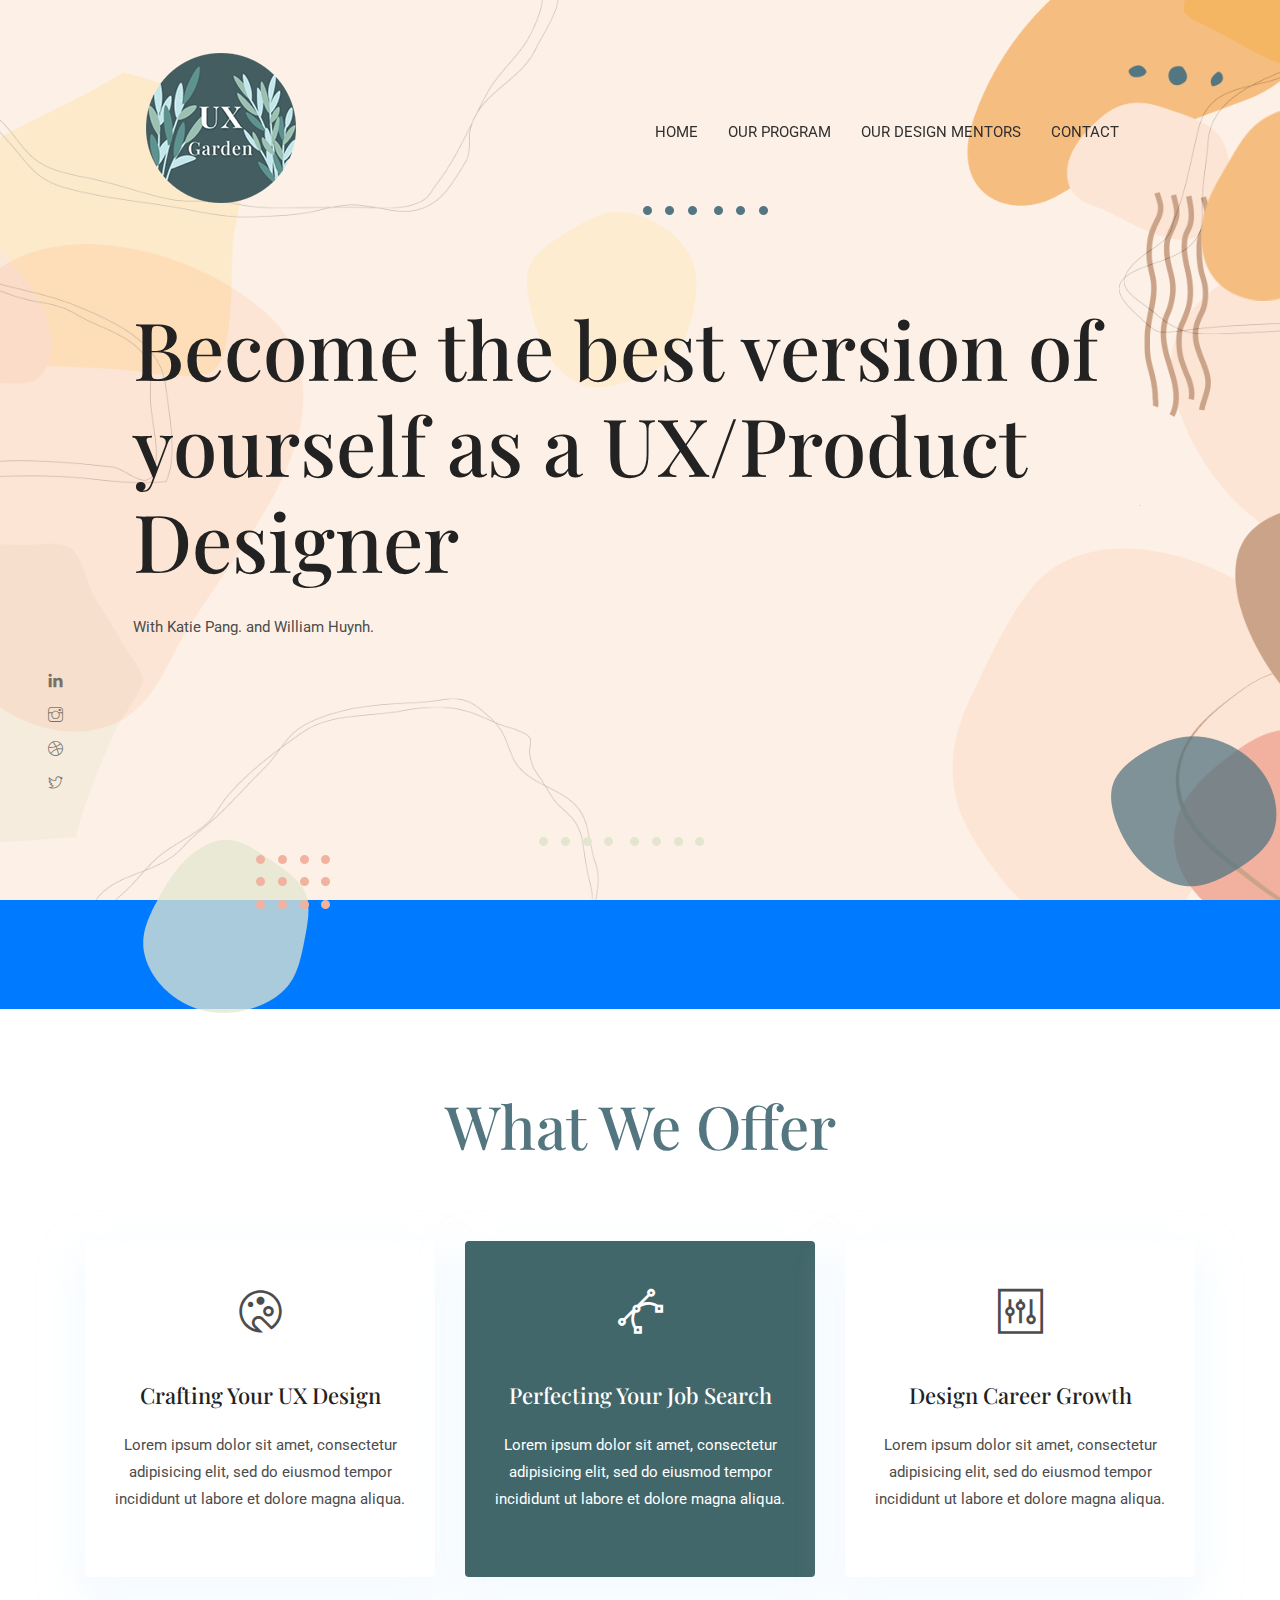
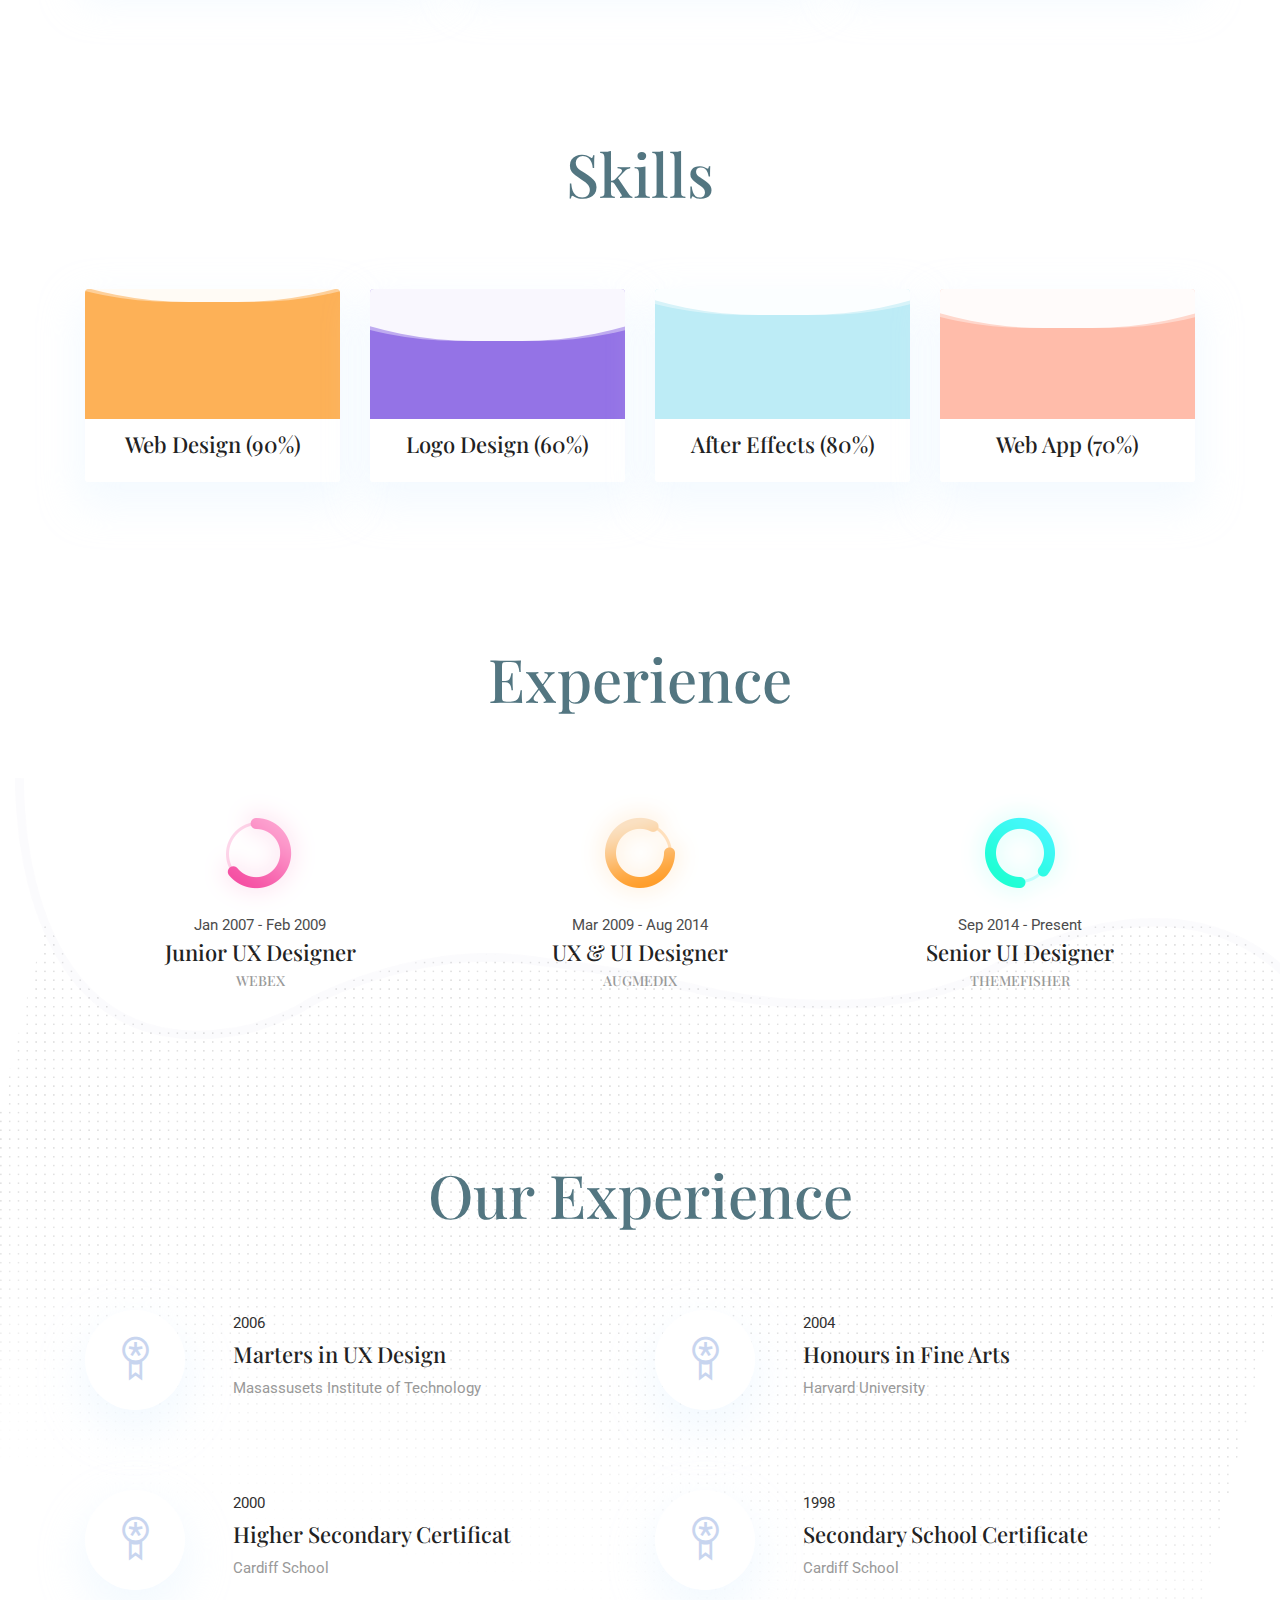
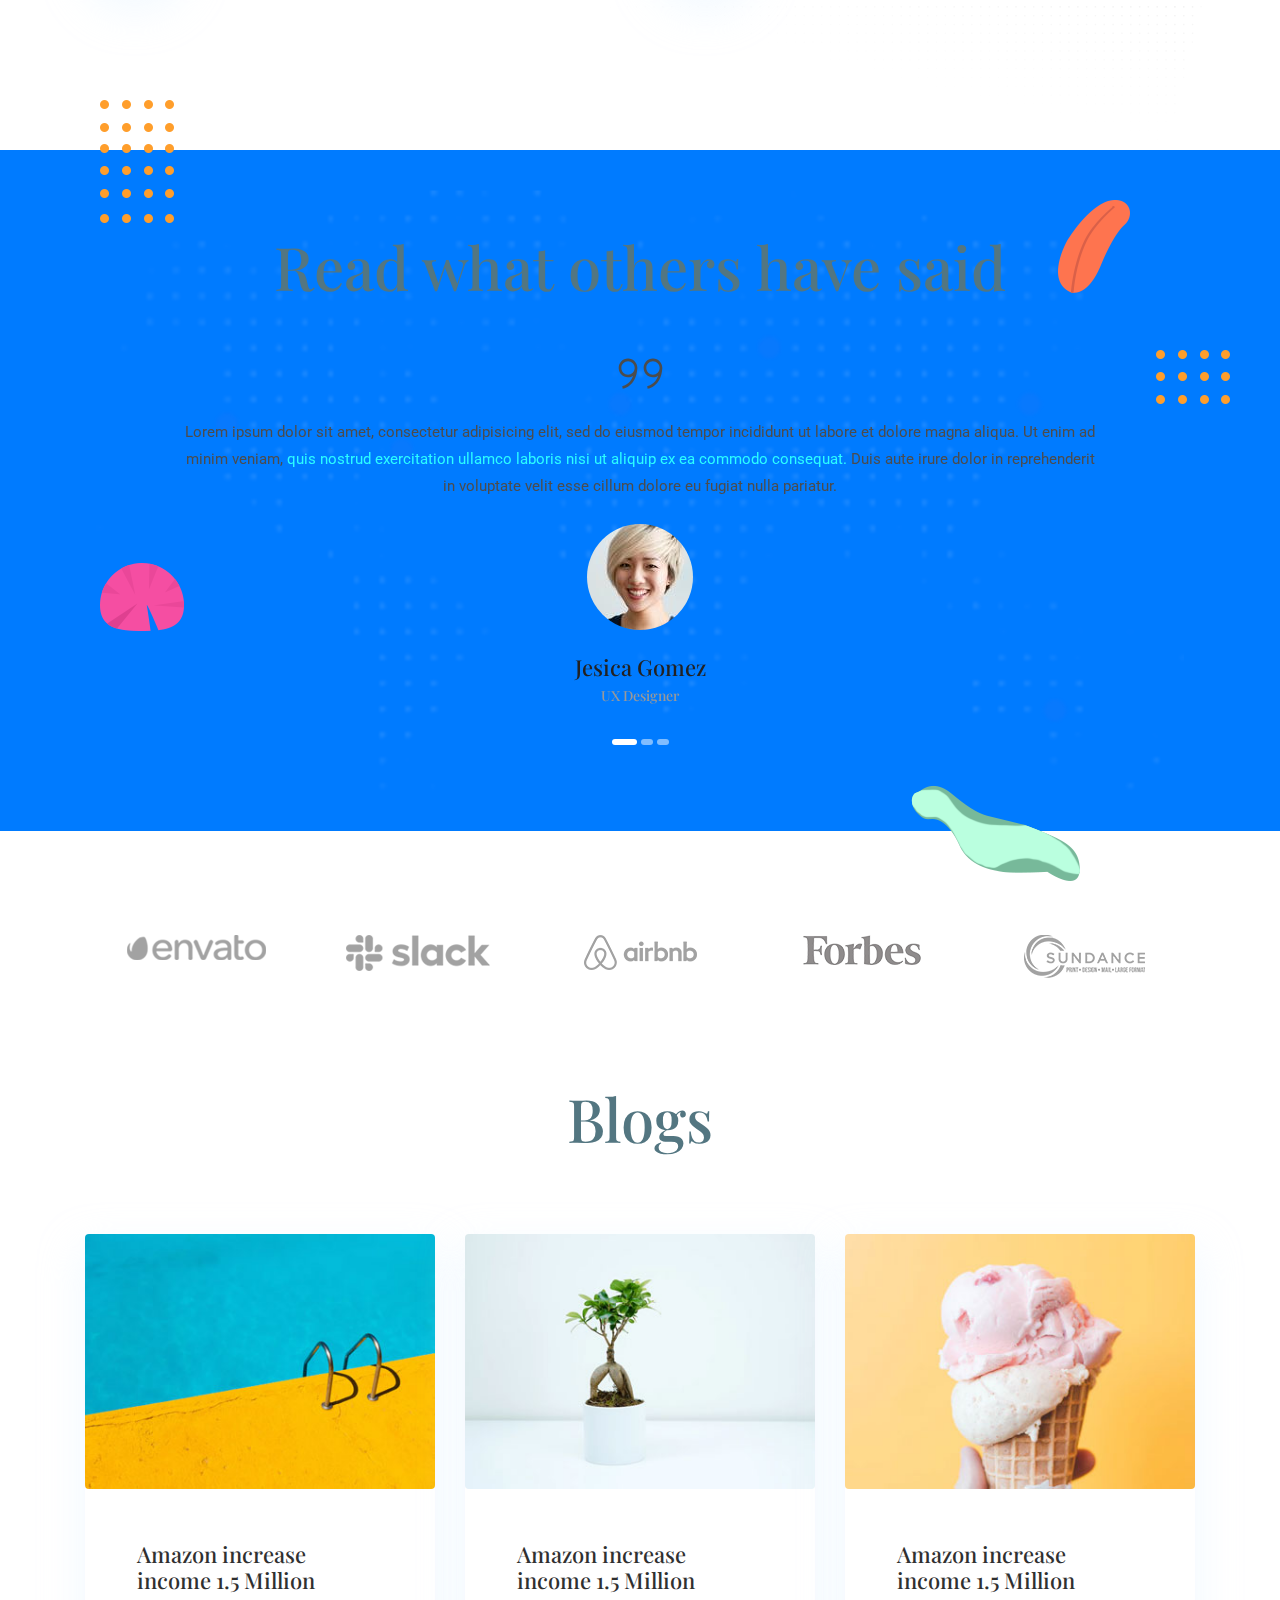
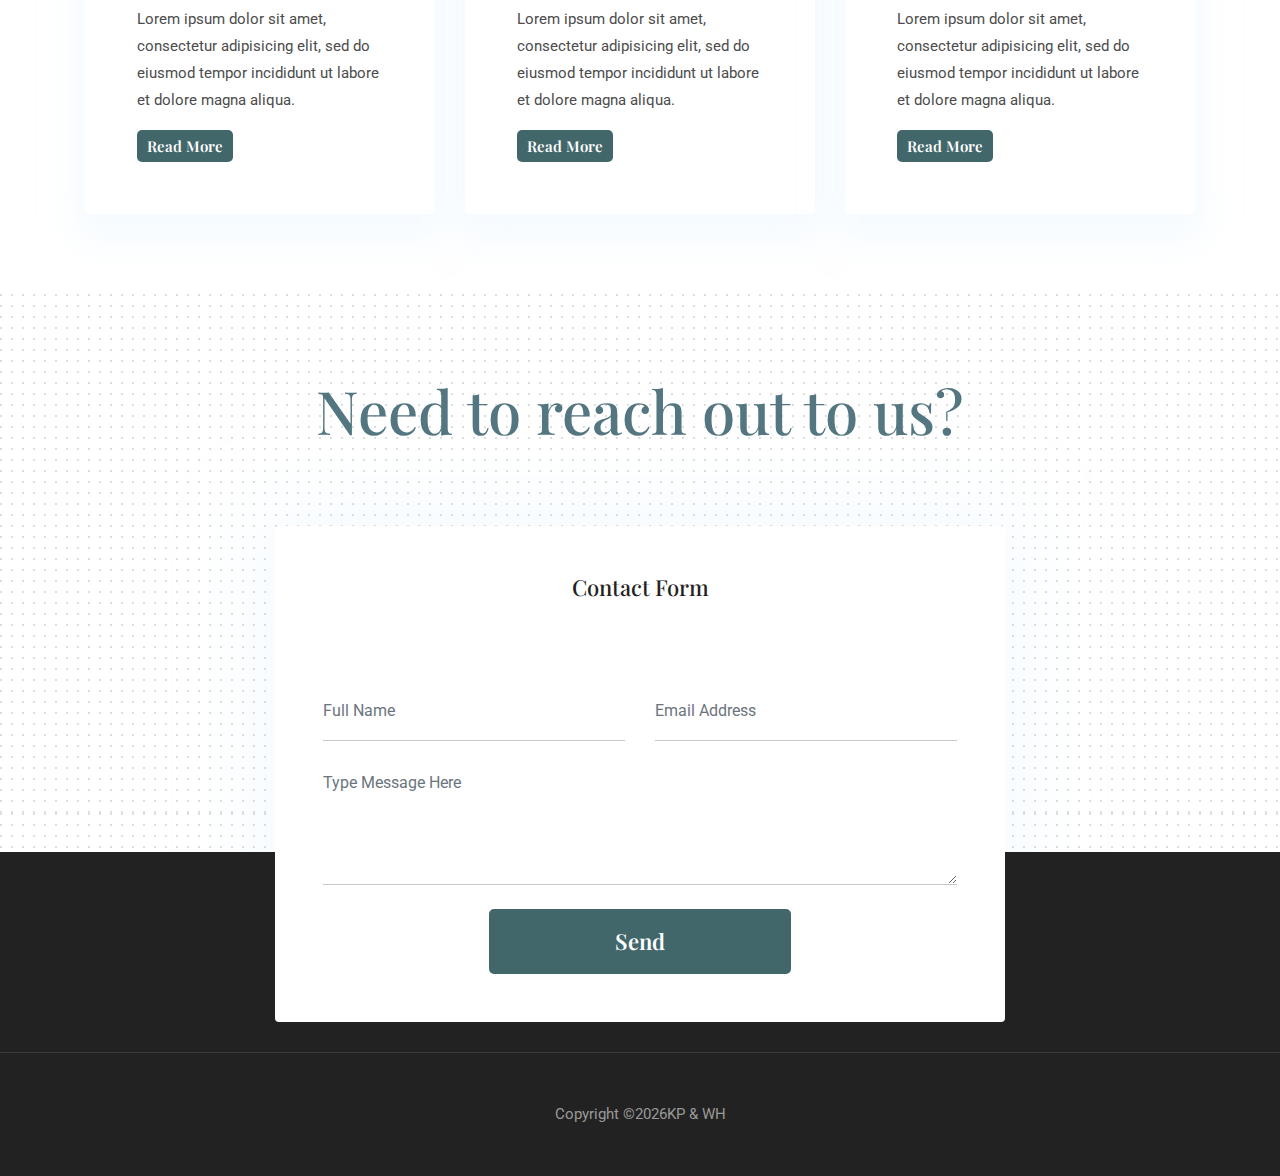
<file: index.html>
<!DOCTYPE html>
<html lang="en">
  <head>

    <!-- Basic Page Needs
    ================================================== -->
    <meta charset="utf-8">
    <title>UX Garden</title>
  
    <!-- Mobile Specific Metas
    ================================================== -->
    <meta http-equiv="X-UA-Compatible" content="IE=edge">
    <meta name="description" content="UX Garden">
    <meta name="viewport" content="width=device-width, initial-scale=1.0, maximum-scale=5.0">
    <meta name="author" content="Katie Pang & William Huynh">
    <meta name="generator" content="KW Mentor Program">
    <!-- Favicon -->
    <link rel="shortcut icon" type="image/x-icon" href="images/favicon.png" />
    
    <!-- ** Plugins Needed for the Project ** -->
    <!-- Bootstrap -->
    <link rel="stylesheet" href="plugins/bootstrap/bootstrap.min.css">
    <!-- slick slider -->
    <link rel="stylesheet" href="plugins/slick/slick.css">
    <!-- themefy-icon -->
    <link rel="stylesheet" href="plugins/themify-icons/themify-icons.css">
  
    <!-- Main Stylesheet -->
    <link href="css/style.css" rel="stylesheet">
  
  </head>
<body>
  
<header class="navigation fixed-top">
  <nav class="navbar navbar-expand-lg navbar-dark">
    <a class="navbar-brand font-tertiary h3" href="index.html"><img src="images/logo.png" alt="Katie and William"></a>
    <button class="navbar-toggler" type="button" data-toggle="collapse" data-target="#navigation"
      aria-controls="navigation" aria-expanded="false" aria-label="Toggle navigation">
      <span class="navbar-toggler-icon"></span>
    </button>

    <div class="collapse navbar-collapse text-center" id="navigation">
      <ul class="navbar-nav ml-auto">
        <li class="nav-item">
          <a class="nav-link" href="index.html">Home</a>
        </li>
        <li class="nav-item">
          <a class="nav-link" href="our-program.html">Our Program</a>
        </li>
        <li class="nav-item">
          <a class="nav-link" href="our-design-mentors.html">Our Design Mentors</a>
        </li>
        <li class="nav-item">
          <a class="nav-link" href="contact.html">Contact</a>
        </li>
      </ul>
    </div>
  </nav>
</header>

<!-- hero area -->
<section class="hero-area img-fluid bg-primary" id="parallax">
  <div class="container">
    <div class="row">
      <div class="col-lg-11 mx-auto">
        <h1 class="font-tertiary">Become the best version of yourself as a UX/Product Designer
          </h1><br><p >With Katie Pang. and William Huynh.</p>
      </div>
    </div>
  </div>
  <div class="layer" id="l2">
    <img src="images/illustrations/dots-cyan.png" alt="bg-shape">
  </div>
  <div class="layer" id="l3">
    <img src="images/illustrations/cream-blob.png" alt="bg-shape">
  </div>
  <div class="layer" id="l4">
    <img src="images/illustrations/dots-orange.png" alt="bg-shape">
  </div>
  <div class="layer" id="l5">
    <img src="images/illustrations/orange-blob.png" alt="bg-shape">
  </div>
  <div class="layer" id="l6">
    <img src="images/illustrations/light-green-blob.png" alt="bg-shape">
  </div>
  <div class="layer" id="l7">
    <img src="images/illustrations/dots-group-orange.png" alt="bg-shape">
  </div>
  <div class="layer" id="l8">
    <img src="images/illustrations/light-green-dots.png" alt="bg-shape">
  </div>
  <div class="layer" id="l9">
    <img src="images/illustrations/dark-green-blob.png" alt="bg-shape">
  </div>
  <!-- social icon -->
  <ul class="list-unstyled ml-5 mt-3 position-relative zindex-1">
    <li class="mb-3"><a class="text-black-50" href="https://themefisher.com/"><i class="ti-linkedin"></i></a></li>
    <li class="mb-3"><a class="text-black-50" href="https://themefisher.com/"><i class="ti-instagram"></i></a></li>
    <li class="mb-3"><a class="text-black-50" href="https://themefisher.com/"><i class="ti-dribbble"></i></a></li>
    <li class="mb-3"><a class="text-black-50" href="https://themefisher.com/"><i class="ti-twitter"></i></a></li>
  </ul>
  <!-- /social icon -->
</section>
<!-- /hero area -->

<!-- about
<section class="section">
  <div class="container">
    <div class="row">
      <div class="col-lg-10 mx-auto text-center">
        <p class="font-secondary paragraph-lg text-dark">Lorem ipsum dolor sit amet, consectetur adipisicing elit, sed
          do eiusmod tempor incididunt ut labore et dolore magna aliqua. Ut enim ad minim veniam, quis nostrud
          exercitation ullamco laboris nisi ut aliquip ex ea commodo consequat. Duis aute irure dolor in reprehenderit
          in voluptate velit esse cillum dolore eu fugiat nulla pariatur.</p>
        <a href="about.html" class="btn btn-transparent">know more</a>
      </div>
    </div>
  </div>
</section>
-->

<!-- services -->
<section class="section">
  <div class="container">
    <div class="row">
      <div class="col-12 text-center">
        <h2 class="section-title">What We Offer</h2>
      </div>
      <div class="col-md-4 mb-4 mb-md-0">
        <div class="card hover-shadow shadow">
          <div class="card-body text-center px-4 py-5">
            <i class="ti-palette icon mb-5 d-inline-block"></i>
            <h4 class="mb-4">Crafting Your UX Design</h4>
            <p>Lorem ipsum dolor sit amet, consectetur adipisicing elit, sed do eiusmod tempor incididunt ut labore et
              dolore magna aliqua.</p>
          </div>
        </div>
      </div>
      <div class="col-md-4 mb-4 mb-md-0">
        <div class="card active-bg-primary hover-shadow shadow">
          <div class="card-body text-center px-4 py-5">
            <i class="ti-vector icon mb-5 d-inline-block"></i>
            <h4 class="mb-4">Perfecting Your Job Search</h4>
            <p>Lorem ipsum dolor sit amet, consectetur adipisicing elit, sed do eiusmod tempor incididunt ut labore et
              dolore magna aliqua.</p>
          </div>
        </div>
      </div>
      <div class="col-md-4 mb-4 mb-md-0">
        <div class="card hover-shadow shadow">
          <div class="card-body text-center px-4 py-5">
            <i class="ti-panel icon mb-5 d-inline-block"></i>
            <h4 class="mb-4">Design Career Growth</h4>
            <p>Lorem ipsum dolor sit amet, consectetur adipisicing elit, sed do eiusmod tempor incididunt ut labore et
              dolore magna aliqua.</p>
          </div>
        </div>
      </div>
    </div>
  </div>
</section>
<!-- /services -->

<!-- skills -->
<section class="section">
  <div class="container">
    <div class="row">
      <div class="col-lg-12 text-center">
        <h2 class="section-title">Skills</h2>
      </div>
      <div class="col-lg-3 col-sm-6 mb-4 mb-lg-0">
        <div class="card shadow text-center">
          <div class="position-relative rounded-top progress-wrapper" data-color="#fdb157">
            <div class="wave" data-progress="90%"></div>
          </div>
          <div class="card-footer bg-white">
            <h4 class="card-title">Web Design (90%)</h4>
          </div>
        </div>
      </div>
      <div class="col-lg-3 col-sm-6 mb-4 mb-lg-0">
        <div class="card shadow text-center">
          <div class="position-relative rounded-top progress-wrapper" data-color="#9473e6">
            <div class="wave" data-progress="60%"></div>
          </div>
          <div class="card-footer bg-white">
            <h4 class="card-title">Logo Design (60%)</h4>
          </div>
        </div>
      </div>
      <div class="col-lg-3 col-sm-6 mb-4 mb-lg-0">
        <div class="card shadow text-center">
          <div class="position-relative rounded-top progress-wrapper" data-color="#bdecf6">
            <div class="wave" data-progress="80%"></div>
          </div>
          <div class="card-footer bg-white">
            <h4 class="card-title">After Effects (80%)</h4>
          </div>
        </div>
      </div>
      <div class="col-lg-3 col-sm-6 mb-4 mb-lg-0">
        <div class="card shadow text-center">
          <div class="position-relative rounded-top progress-wrapper" data-color="#ffbcaa">
            <div class="wave" data-progress="70%"></div>
          </div>
          <div class="card-footer bg-white">
            <h4 class="card-title">Web App (70%)</h4>
          </div>
        </div>
      </div>
    </div>
  </div>
</section>
<!-- /skills -->

<!-- experience -->
<section class="section">
  <div class="container">
    <div class="row justify-content-around">
      <div class="col-lg-12 text-center">
        <h2 class="section-title">Experience</h2>
      </div>
      <div class="col-lg-3 col-md-4 text-center">
        <img src="images/experience/icon-1.png" alt="icon">
        <p class="mb-0">Jan 2007 - Feb 2009</p>
        <h4>Junior UX Designer</h4>
        <h6 class="text-light">WEBEX</h6>
      </div>
      <div class="col-lg-3 col-md-4 text-center">
        <img src="images/experience/icon-2.png" alt="icon">
        <p class="mb-0">Mar 2009 - Aug 2014</p>
        <h4>UX & UI Designer</h4>
        <h6 class="text-light">AUGMEDIX</h6>
      </div>
      <div class="col-lg-3 col-md-4 text-center">
        <img src="images/experience/icon-3.png" alt="icon">
        <p class="mb-0">Sep 2014 - Present</p>
        <h4>Senior UI Designer</h4>
        <h6 class="text-light">THEMEFISHER</h6>
      </div>
    </div>
  </div>
</section>
<!-- ./experience -->

<!-- education -->
<section class="section position-relative">
  <div class="container">
    <div class="row">
      <div class="col-lg-12 text-center">
        <h2 class="section-title">Our Experience</h2>
      </div>
      <div class="col-lg-6 col-md-6 mb-80">
        <div class="d-flex">
          <div class="mr-lg-5 mr-3">
            <i class="ti-medall icon icon-light icon-bg bg-white shadow rounded-circle d-block"></i>
          </div>
          <div>
            <p class="text-dark mb-1">2006</p>
            <h4>Marters in UX Design</h4>
            <p class="mb-0 text-light">Masassusets Institute of Technology</p>
          </div>
        </div>
      </div>
      <div class="col-lg-6 col-md-6 mb-80">
        <div class="d-flex">
          <div class="mr-lg-5 mr-3">
            <i class="ti-medall icon icon-light icon-bg bg-white shadow rounded-circle d-block"></i>
          </div>
          <div>
            <p class="text-dark mb-1">2004</p>
            <h4>Honours in Fine Arts</h4>
            <p class="mb-0 text-light">Harvard University</p>
          </div>
        </div>
      </div>
      <div class="col-lg-6 col-md-6 mb-80">
        <div class="d-flex">
          <div class="mr-lg-5 mr-3">
            <i class="ti-medall icon icon-light icon-bg bg-white shadow rounded-circle d-block"></i>
          </div>
          <div>
            <p class="text-dark mb-1">2000</p>
            <h4>Higher Secondary Certificat</h4>
            <p class="mb-0 text-light">Cardiff School</p>
          </div>
        </div>
      </div>
      <div class="col-lg-6 col-md-6 mb-80">
        <div class="d-flex">
          <div class="mr-lg-5 mr-3">
            <i class="ti-medall icon icon-light icon-bg bg-white shadow rounded-circle d-block"></i>
          </div>
          <div>
            <p class="text-dark mb-1">1998</p>
            <h4>Secondary School Certificate</h4>
            <p class="mb-0 text-light">Cardiff School</p>
          </div>
        </div>
      </div>
    </div>
  </div>
  <!-- bg image -->
  <img class="img-fluid edu-bg-image w-100" src="images/backgrounds/education-bg.png" alt="bg-image">
</section>
<!-- /education -->

<!-- portfolio
<section class="section">
  <div class="container">
    <div class="row">
      <div class="col-12 text-center">
        <h2 class="section-title">Portfolio</h2>
      </div>
    </div>
    <div class="row shuffle-wrapper">
      <div class="col-lg-4 col-6 mb-4 shuffle-item">
        <div class="position-relative rounded hover-wrapper">
          <img src="images/portfolio/item-1.png" alt="portfolio-image" class="img-fluid rounded w-100">
          <div class="hover-overlay">
            <div class="hover-content">
              <a class="btn btn-light btn-sm" href="#!">view project</a>
            </div>
          </div>
        </div>
      </div>
      <div class="col-lg-4 col-6 mb-4 shuffle-item">
        <div class="position-relative rounded hover-wrapper">
          <img src="images/portfolio/item-2.png" alt="portfolio-image" class="img-fluid rounded w-100">
          <div class="hover-overlay">
            <div class="hover-content">
              <a class="btn btn-light btn-sm" href="#!">view project</a>
            </div>
          </div>
        </div>
      </div>
      <div class="col-lg-4 col-6 mb-4 shuffle-item">
        <div class="position-relative rounded hover-wrapper">
          <img src="images/portfolio/item-3.png" alt="portfolio-image" class="img-fluid rounded w-100">
          <div class="hover-overlay">
            <div class="hover-content">
              <a class="btn btn-light btn-sm" href="#!">view project</a>
            </div>
          </div>
        </div>
      </div>
      <div class="col-lg-4 col-6 mb-4 shuffle-item">
        <div class="position-relative rounded hover-wrapper">
          <img src="images/portfolio/item-4.png" alt="portfolio-image" class="img-fluid rounded w-100">
          <div class="hover-overlay">
            <div class="hover-content">
              <a class="btn btn-light btn-sm" href="#!">view project</a>
            </div>
          </div>
        </div>
      </div>
      <div class="col-lg-4 col-6 mb-4 shuffle-item">
        <div class="position-relative rounded hover-wrapper">
          <img src="images/portfolio/item-5.png" alt="portfolio-image" class="img-fluid rounded w-100">
          <div class="hover-overlay">
            <div class="hover-content">
              <a class="btn btn-light btn-sm" href="#!">view project</a>
            </div>
          </div>
        </div>
      </div>
    </div>
  </div>
</section>
 /portfolio -->

<!-- testimonial -->
<section class="section bg-primary position-relative testimonial-bg-shapes">
  <div class="container">
    <div class="row">
      <div class="col-12 text-center">
        <h2 class="section-title mb-5">Read what others have said</h2>
      </div>
      <div class="col-lg-10 mx-auto testimonial-slider">
        <!-- slider-item -->
        <div class="text-center testimonial-content">
          <i class="ti-quote-right icon mb-4 d-inline-block"></i>
          <p class= "mb-4">Lorem ipsum dolor sit amet, consectetur adipisicing elit, sed do eiusmod tempor
            incididunt ut labore et dolore magna aliqua. Ut enim ad minim veniam, <strong>quis nostrud exercitation
              ullamco laboris nisi ut aliquip ex ea commodo consequat.</strong> Duis aute irure dolor in reprehenderit
            in voluptate velit esse cillum dolore eu fugiat nulla pariatur.</p>
          <img class="img-fluid rounded-circle mb-4 d-inline-block" src="images/testimonial/client-1.png"
            alt="client-image">
          <h4>Jesica Gomez</h4>
          <h6 class="text-light mb-4">UX Designer</h6>
        </div>
        <!-- slider-item -->
        <div class="text-center testimonial-content">
          <i class="ti-quote-right icon mb-4 d-inline-block"></i>
          <p class="mb-4">Lorem ipsum dolor sit amet, consectetur adipisicing elit, sed do eiusmod tempor
            incididunt ut labore et dolore magna aliqua. Ut enim ad minim veniam, <strong>quis nostrud exercitation
              ullamco
              laboris nisi ut aliquip ex ea commodo consequat.</strong> Duis aute irure dolor in reprehenderit in
            voluptate velit
            esse cillum dolore eu fugiat nulla pariatur.</p>
          <img class="img-fluid rounded-circle mb-4 d-inline-block" src="images/testimonial/client-1.png"
            alt="client-image">
          <h4>Jesica Gomez</h4>
          <h6 class="text-light mb-4">Product Designer</h6>
        </div>
        <!-- slider-item -->
        <div class="text-center testimonial-content">
          <i class="ti-quote-right icon mb-4 d-inline-block"></i>
          <p class="mb-4">Lorem ipsum dolor sit amet, consectetur adipisicing elit, sed do eiusmod tempor
            incididunt ut labore et dolore magna aliqua. Ut enim ad minim veniam, <strong>quis nostrud exercitation
              ullamco
              laboris nisi ut aliquip ex ea commodo consequat.</strong> Duis aute irure dolor in reprehenderit in
            voluptate velit
            esse cillum dolore eu fugiat nulla pariatur.</p>
          <img class="img-fluid rounded-circle mb-4 d-inline-block" src="images/testimonial/client-1.png"
            alt="client-image">
          <h4>Jesica Gomez</h4>
          <h6 class="text-light mb-4">UI | UX Designer</h6>
        </div>
      </div>
    </div>
  </div>
  <!-- bg shapes -->
  <img src="images/backgrounds/map.png" alt="map" class="img-fluid bg-map">
  <img src="images/illustrations/dots-group-v.png" alt="bg-shape" class="img-fluid bg-shape-1">
  <img src="images/illustrations/leaf-orange.png" alt="bg-shape" class="img-fluid bg-shape-2">
  <img src="images/illustrations/dots-group-sm.png" alt="bg-shape" class="img-fluid bg-shape-3">
  <img src="images/illustrations/leaf-pink-round.png" alt="bg-shape" class="img-fluid bg-shape-4">
  <img src="images/illustrations/leaf-cyan.png" alt="bg-shape" class="img-fluid bg-shape-5">
</section>
<!-- /testimonial -->

<!-- client logo slider -->
<section class="section pb-0">
  <div class="container">
    <div class="client-logo-slider d-flex align-items-center">
      <a href="contact.html" class="text-center d-block outline-0 p-4"><img class="d-unset img-fluid"
          src="images/clients-logo/client-logo-1.png" alt="client-logo"></a>
      <a href="contact.html" class="text-center d-block outline-0 p-4"><img class="d-unset img-fluid"
          src="images/clients-logo/client-logo-2.png" alt="client-logo"></a>
      <a href="contact.html" class="text-center d-block outline-0 p-4"><img class="d-unset img-fluid"
          src="images/clients-logo/client-logo-3.png" alt="client-logo"></a>
      <a href="contact.html" class="text-center d-block outline-0 p-4"><img class="d-unset img-fluid"
          src="images/clients-logo/client-logo-4.png" alt="client-logo"></a>
      <a href="contact.html" class="text-center d-block outline-0 p-4"><img class="d-unset img-fluid"
          src="images/clients-logo/client-logo-5.png" alt="client-logo"></a>
      <a href="contact.html" class="text-center d-block outline-0 p-4"><img class="d-unset img-fluid"
          src="images/clients-logo/client-logo-1.png" alt="client-logo"></a>
      <a href="contact.html" class="text-center d-block outline-0 p-4"><img class="d-unset img-fluid"
          src="images/clients-logo/client-logo-2.png" alt="client-logo"></a>
      <a href="contact.html" class="text-center d-block outline-0 p-4"><img class="d-unset img-fluid"
          src="images/clients-logo/client-logo-3.png" alt="client-logo"></a>
      <a href="contact.html" class="text-center d-block outline-0 p-4"><img class="d-unset img-fluid"
          src="images/clients-logo/client-logo-4.png" alt="client-logo"></a>
      <a href="contact.html" class="text-center d-block outline-0 p-4"><img class="d-unset img-fluid"
          src="images/clients-logo/client-logo-5.png" alt="client-logo"></a>
    </div>
  </div>
</section>
<!-- /client logo slider -->

<!-- blog -->
<section class="section">
  <div class="container">
    <div class="row">
      <div class="col-12 text-center">
        <h2 class="section-title">Blogs</h2>
      </div>
      <div class="col-lg-4 col-sm-6 mb-4 mb-lg-0">
        <article class="card shadow">
          <img class="rounded card-img-top" src="images/blog/post-3.jpg" alt="post-thumb">
          <div class="card-body">
            <h4 class="card-title"><a class="text-dark" href="blog-single.html">Amazon increase income 1.5 Million</a>
            </h4>
            <p class="cars-text">Lorem ipsum dolor sit amet, consectetur adipisicing elit, sed do eiusmod tempor
              incididunt ut labore et
              dolore magna aliqua.</p>
            <a href="blog-single.html" class="btn btn-xs btn-primary">Read More</a>
          </div>
        </article>
      </div>
      <div class="col-lg-4 col-sm-6 mb-4 mb-lg-0">
        <article class="card shadow">
          <img class="rounded card-img-top" src="images/blog/post-4.jpg" alt="post-thumb">
          <div class="card-body">
            <h4 class="card-title"><a class="text-dark" href="blog-single.html">Amazon increase income 1.5 Million</a>
            </h4>
            <p class="cars-text">Lorem ipsum dolor sit amet, consectetur adipisicing elit, sed do eiusmod tempor
              incididunt ut labore et
              dolore magna aliqua.</p>
            <a href="blog-single.html" class="btn btn-xs btn-primary">Read More</a>
          </div>
        </article>
      </div>
      <div class="col-lg-4 col-sm-6 mb-4 mb-lg-0">
        <article class="card shadow">
          <img class="rounded card-img-top" src="images/blog/post-2.jpg" alt="post-thumb">
          <div class="card-body">
            <h4 class="card-title"><a class="text-dark" href="blog-single.html">Amazon increase income 1.5 Million</a>
            </h4>
            <p class="cars-text">Lorem ipsum dolor sit amet, consectetur adipisicing elit, sed do eiusmod tempor
              incididunt ut labore et
              dolore magna aliqua.</p>
            <a href="blog-single.html" class="btn btn-xs btn-primary">Read More</a>
          </div>
        </article>
      </div>
    </div>
  </div>
</section>
<!-- /blog -->

<!-- contact -->
<section class="section section-on-footer" data-background="images/backgrounds/bg-dots.png">
  <div class="container">
    <div class="row">
      <div class="col-12 text-center">
        <h2 class="section-title">Need to reach out to us?</h2>
      </div>
      <div class="col-lg-8 mx-auto">
        <div class="bg-white rounded text-center p-5 shadow-down">
          <h4 class="mb-80">Contact Form</h4>
          <form action="#" class="row">
            <div class="col-md-6">
              <input type="text" id="name" name="name" placeholder="Full Name" class="form-control px-0 mb-4" required>
            </div>
            <div class="col-md-6">
              <input type="email" id="email" name="email" placeholder="Email Address" class="form-control px-0 mb-4" required>
            </div>
            <div class="col-12">
              <textarea name="message" id="message" class="form-control px-0 mb-4"
                placeholder="Type Message Here" required></textarea>
            </div>
            <div class="col-lg-6 col-10 mx-auto">
              <button class="btn btn-primary w-100">send</button>
            </div>
          </form>
        </div>
      </div>
    </div>
  </div>
</section>
<!-- /contact -->

<!-- footer -->
<footer class="bg-dark footer-section">
  <div class="border-top text-center border-dark py-5">
    <p class="mb-0 text-light">Copyright &copy;<script>
        var CurrentYear = new Date().getFullYear()
        document.write(CurrentYear)
      </script>KP & WH</a></p>
  </div>
</footer>
<!-- /footer -->

<!-- jQuery -->
<script src="plugins/jQuery/jquery.min.js"></script>
<!-- Bootstrap JS -->
<script src="plugins/bootstrap/bootstrap.min.js"></script>
<!-- slick slider -->
<script src="plugins/slick/slick.min.js"></script>
<!-- filter -->
<script src="plugins/shuffle/shuffle.min.js"></script>

<!-- Main Script -->
<script src="js/script.js"></script>

</body>
</html>
</file>
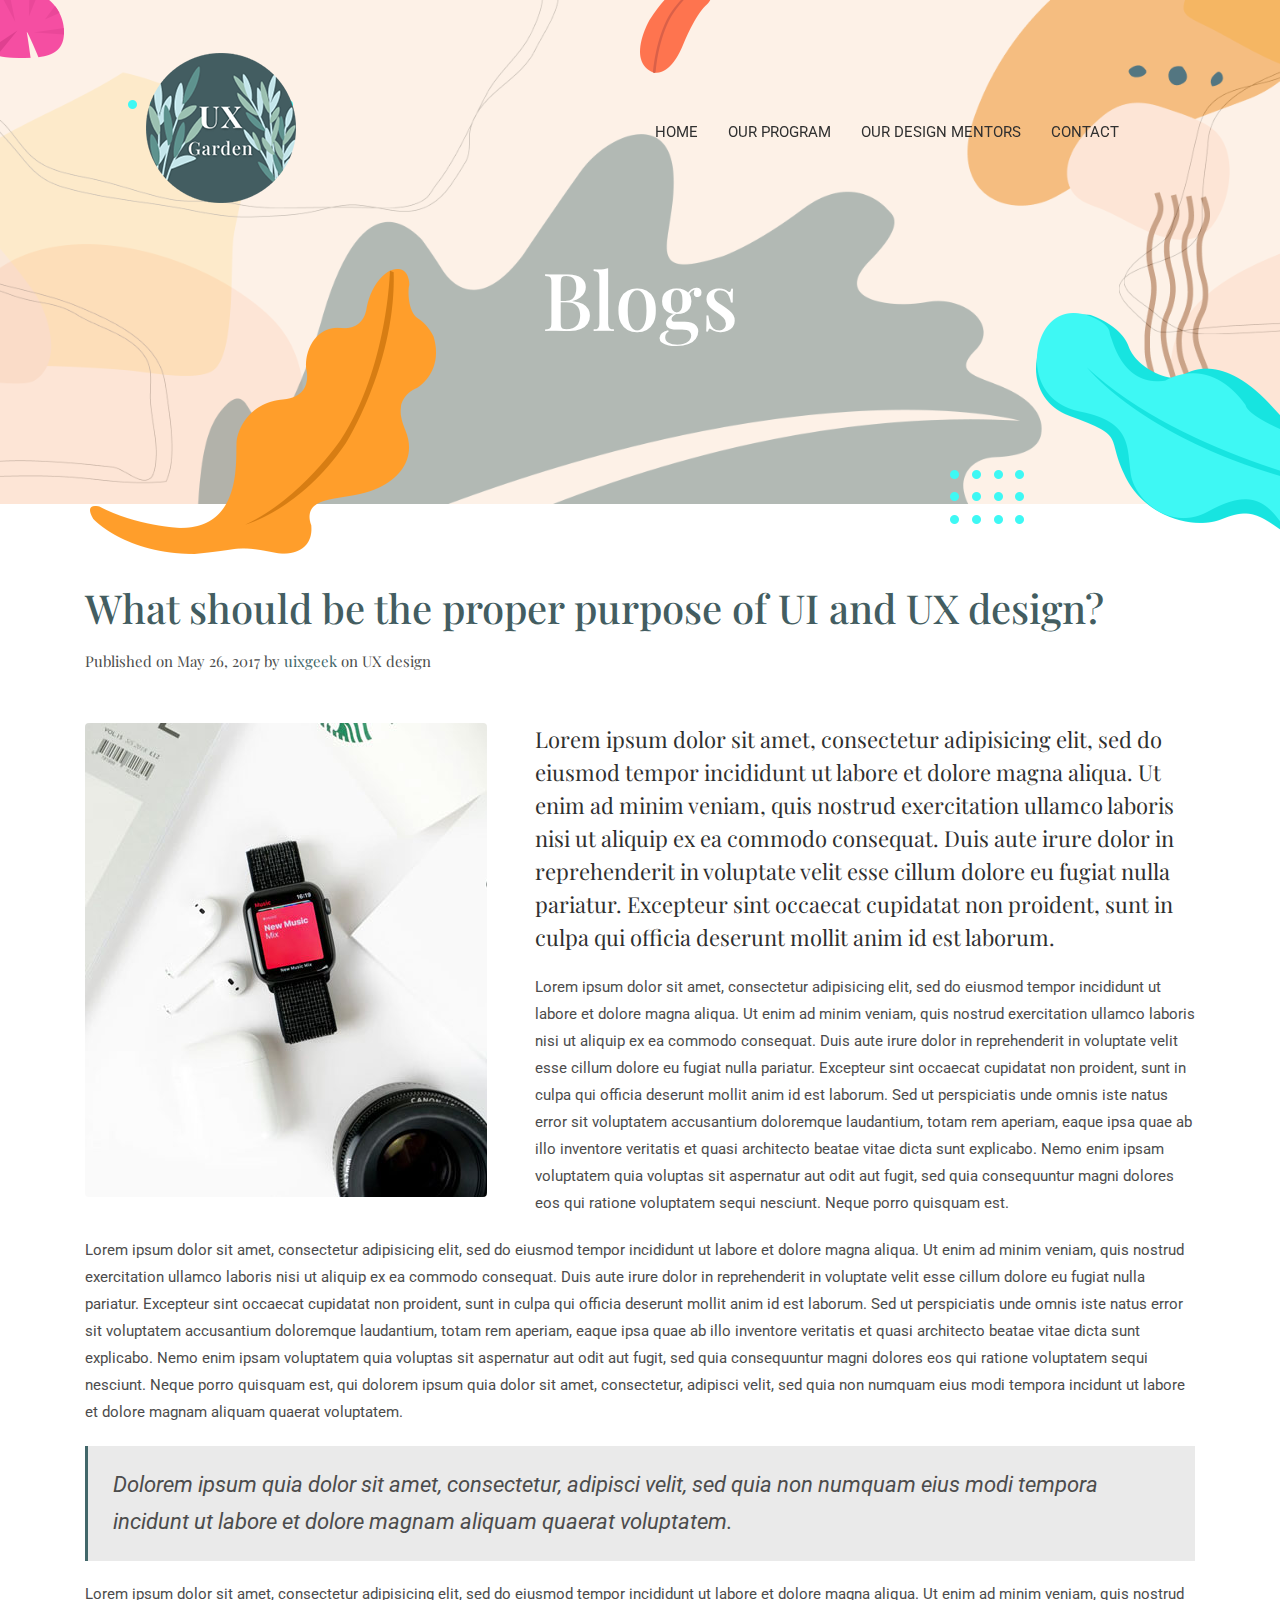
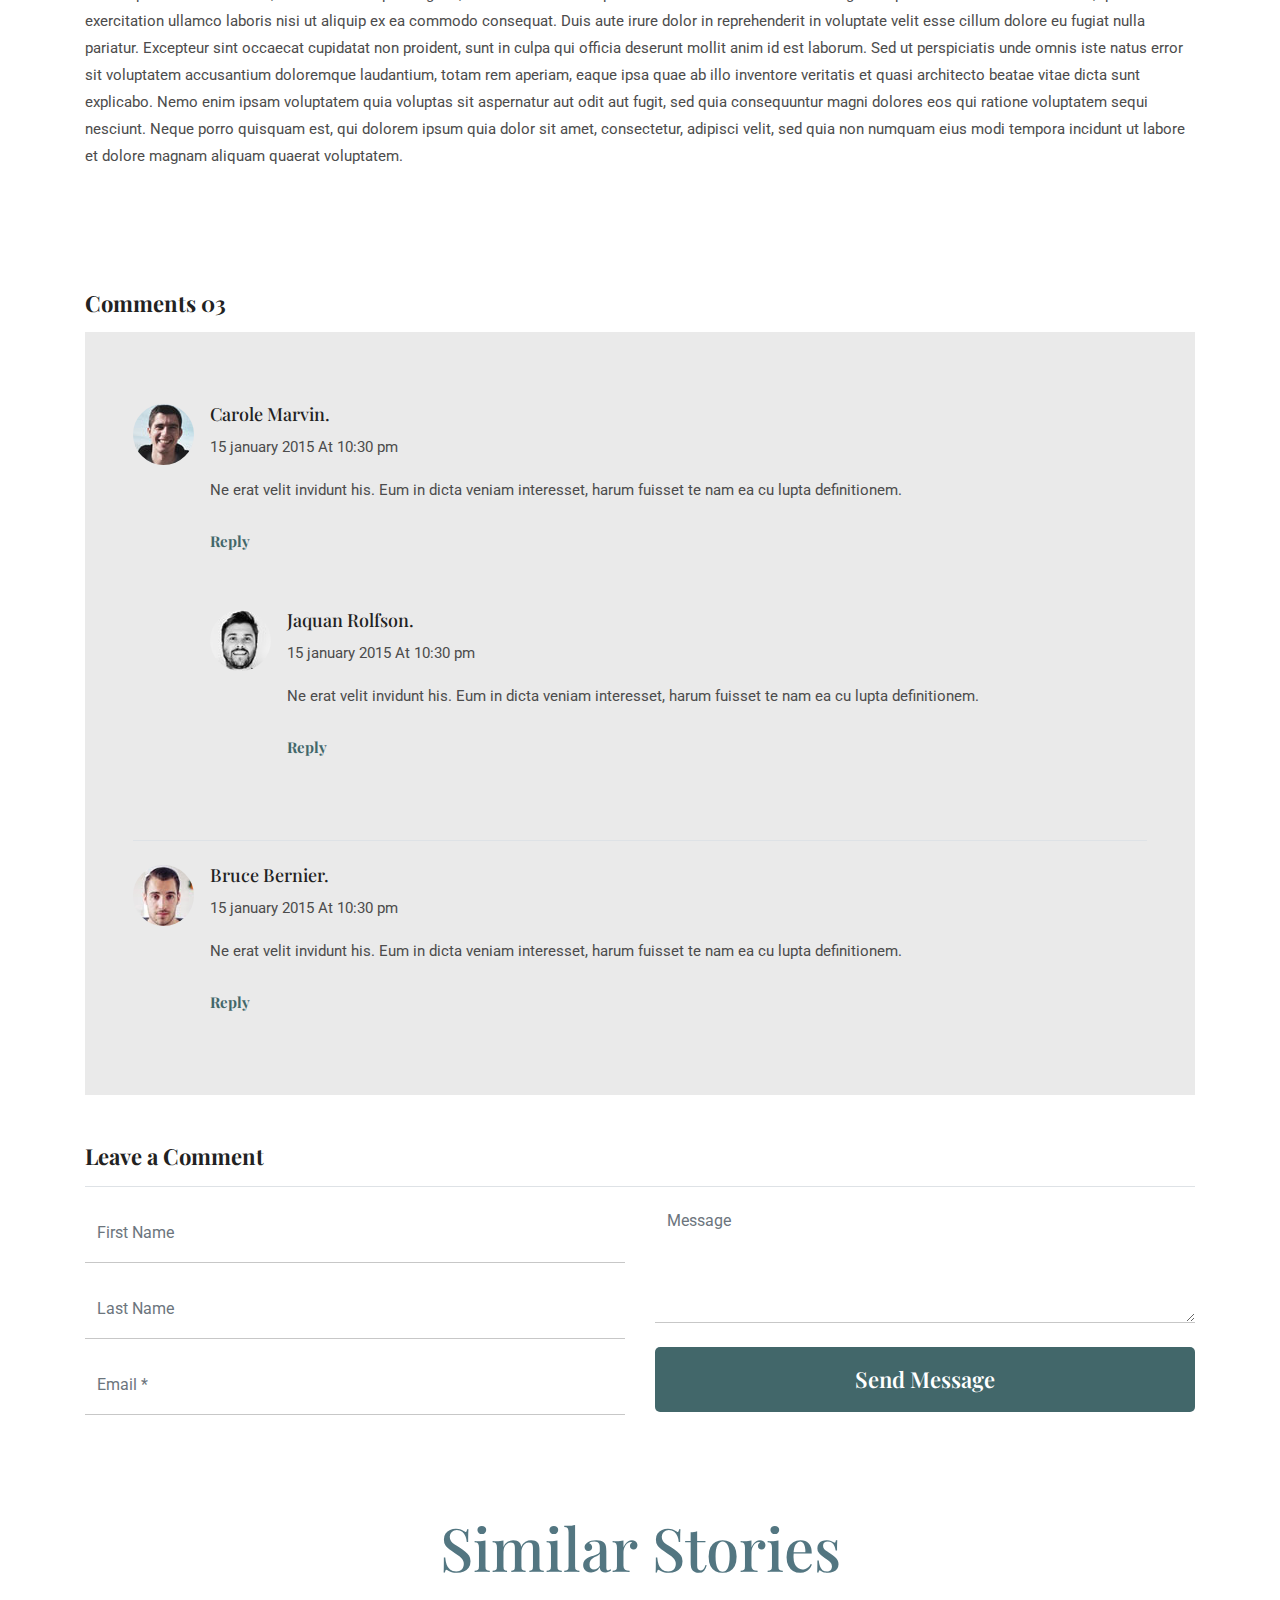
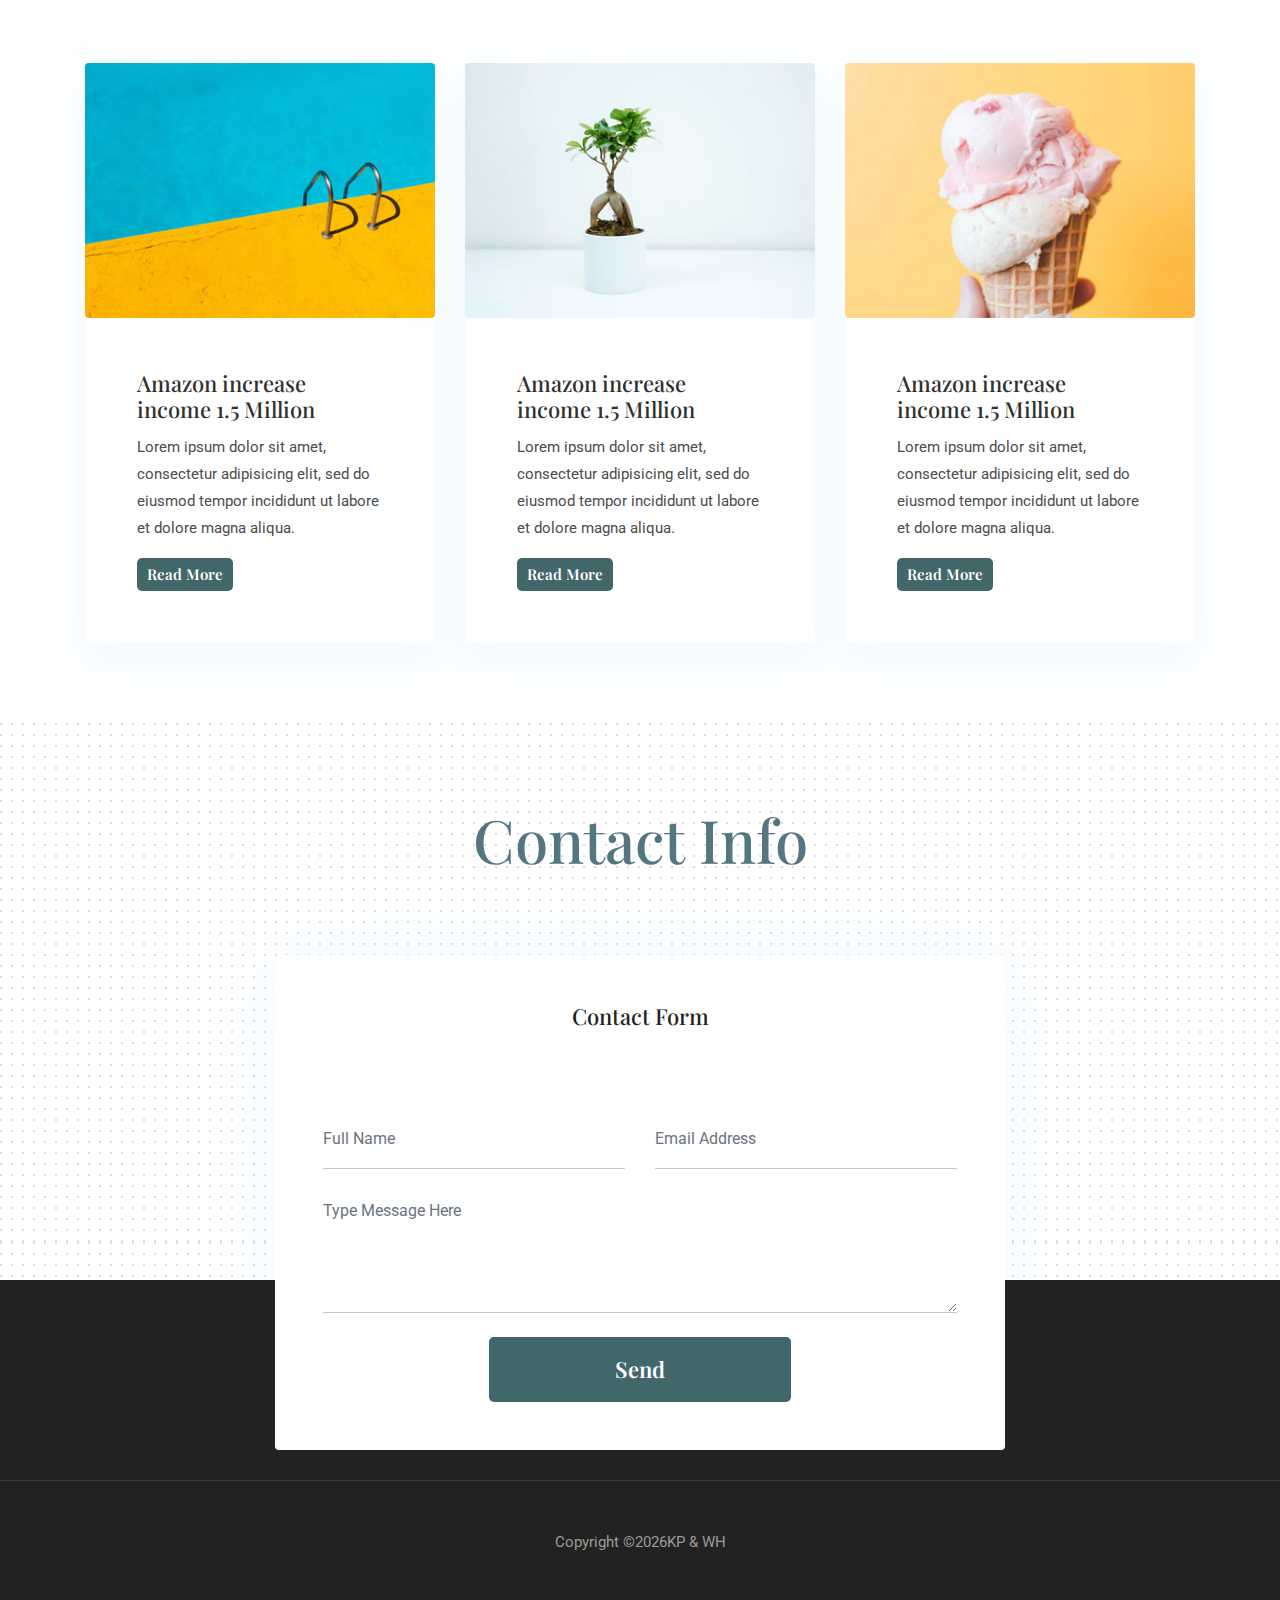
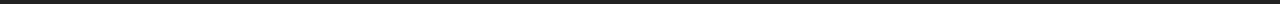
<file: blog-single.html>
<!DOCTYPE html>

<html lang="en">
  <head>

    <!-- Basic Page Needs
    ================================================== -->
    <meta charset="utf-8">
    <title>UX Garden</title>
  
    <!-- Mobile Specific Metas
    ================================================== -->
    <meta http-equiv="X-UA-Compatible" content="IE=edge">
    <meta name="description" content="UX Garden">
    <meta name="viewport" content="width=device-width, initial-scale=1.0, maximum-scale=5.0">
    <meta name="author" content="Katie Pang & William Huynh">
    <meta name="generator" content="KW Mentor Program">
    <!-- Favicon -->
    <link rel="shortcut icon" type="image/x-icon" href="images/favicon.png" />
    
    <!-- ** Plugins Needed for the Project ** -->
    <!-- Bootstrap -->
    <link rel="stylesheet" href="plugins/bootstrap/bootstrap.min.css">
    <!-- slick slider -->
    <link rel="stylesheet" href="plugins/slick/slick.css">
    <!-- themefy-icon -->
    <link rel="stylesheet" href="plugins/themify-icons/themify-icons.css">
  
    <!-- Main Stylesheet -->
    <link href="css/style.css" rel="stylesheet">
  
  </head>
<body>
  
<header class="navigation fixed-top">
  <nav class="navbar navbar-expand-lg navbar-dark">
    <a class="navbar-brand font-tertiary h3" href="index.html"><img src="images/logo.png" alt="Katie and William"></a>
    <button class="navbar-toggler" type="button" data-toggle="collapse" data-target="#navigation"
      aria-controls="navigation" aria-expanded="false" aria-label="Toggle navigation">
      <span class="navbar-toggler-icon"></span>
    </button>

    <div class="collapse navbar-collapse text-center" id="navigation">
      <ul class="navbar-nav ml-auto">
        <li class="nav-item">
          <a class="nav-link" href="index.html">Home</a>
        </li>
        <li class="nav-item">
          <a class="nav-link" href="our-program.html">Our Program</a>
        </li>
        <li class="nav-item">
          <a class="nav-link" href="our-design-mentors.html">Our Design Mentors</a>
        </li>
        <li class="nav-item">
          <a class="nav-link" href="contact.html">Contact</a>
        </li>
      </ul>
    </div>
  </nav>
</header>

<!-- page title -->
<section class="page-title bg-primary position-relative">
  <div class="container">
    <div class="row">
      <div class="col-12 text-center">
        <h1 class="text-white font-tertiary">Blogs</h1>
      </div>
    </div>
  </div>
  <!-- background shapes -->
  <img src="images/illustrations/page-title.png" alt="illustrations" class="bg-shape-1 w-100">
  <img src="images/illustrations/leaf-pink-round.png" alt="illustrations" class="bg-shape-2">
  <img src="images/illustrations/dots-cyan.png" alt="illustrations" class="bg-shape-3">
  <img src="images/illustrations/leaf-orange.png" alt="illustrations" class="bg-shape-4">
  <img src="images/illustrations/leaf-yellow.png" alt="illustrations" class="bg-shape-5">
  <img src="images/illustrations/dots-group-cyan.png" alt="illustrations" class="bg-shape-6">
  <img src="images/illustrations/leaf-cyan-lg.png" alt="illustrations" class="bg-shape-7">
</section>
<!-- /page title -->

<section class="section">
  <div class="container">
    <div class="row">
      <div class="col-lg-12">
        <h3 class="font-tertiary mb-3">What should be the proper purpose of UI and UX design?</h3>
        <p class="font-secondary mb-5">Published on May 26, 2017 by <span class="text-primary">uixgeek</span
            class="text-primary"> on <span>UX design</span></p>
        <div class="content">
          <img src="images/blog/post-1.jpg" alt="post-thumb" class="img-fluid rounded float-left mr-5 mb-4">
          <strong>Lorem ipsum dolor sit amet, consectetur adipisicing elit, sed do eiusmod tempor incididunt ut labore
            et dolore magna aliqua. Ut enim ad minim veniam, quis nostrud exercitation ullamco laboris nisi ut aliquip
            ex ea commodo consequat. Duis aute irure dolor in reprehenderit in voluptate velit esse cillum dolore eu
            fugiat nulla pariatur. Excepteur sint occaecat cupidatat non proident, sunt in culpa qui officia deserunt
            mollit anim id est laborum.</strong>
          <p>Lorem ipsum dolor sit amet, consectetur adipisicing elit, sed do eiusmod tempor incididunt ut labore et
            dolore magna aliqua. Ut enim ad minim veniam, quis nostrud exercitation ullamco laboris nisi ut aliquip ex
            ea commodo consequat. Duis aute irure dolor in reprehenderit in voluptate velit esse cillum dolore eu fugiat
            nulla pariatur. Excepteur sint occaecat cupidatat non proident, sunt in culpa qui officia deserunt mollit
            anim id est laborum. Sed ut perspiciatis unde omnis iste natus error sit voluptatem accusantium doloremque
            laudantium, totam rem aperiam, eaque ipsa quae ab illo inventore veritatis et quasi architecto beatae vitae
            dicta sunt explicabo. Nemo enim ipsam voluptatem quia voluptas sit aspernatur aut odit aut fugit, sed quia
            consequuntur magni dolores eos qui ratione voluptatem sequi nesciunt. Neque porro quisquam est.</p>
          <p>Lorem ipsum dolor sit amet, consectetur adipisicing elit, sed do eiusmod tempor incididunt ut labore et
            dolore magna aliqua. Ut enim ad minim veniam, quis nostrud exercitation ullamco laboris nisi ut aliquip ex
            ea commodo consequat. Duis aute irure dolor in reprehenderit in voluptate velit esse cillum dolore eu fugiat
            nulla pariatur. Excepteur sint occaecat cupidatat non proident, sunt in culpa qui officia deserunt mollit
            anim id est laborum. Sed ut perspiciatis unde omnis iste natus error sit voluptatem accusantium doloremque
            laudantium, totam rem aperiam, eaque ipsa quae ab illo inventore veritatis et quasi architecto beatae vitae
            dicta sunt explicabo. Nemo enim ipsam voluptatem quia voluptas sit aspernatur aut odit aut fugit, sed quia
            consequuntur magni dolores eos qui ratione voluptatem sequi nesciunt. Neque porro quisquam est, qui dolorem
            ipsum quia dolor sit amet, consectetur, adipisci velit, sed quia non numquam eius modi tempora incidunt ut
            labore et dolore magnam aliquam quaerat voluptatem.</p>
          <blockquote>Dolorem ipsum quia dolor sit amet, consectetur, adipisci velit, sed quia non numquam eius modi
            tempora incidunt ut labore et dolore magnam aliquam quaerat voluptatem.</blockquote>
          <p>Lorem ipsum dolor sit amet, consectetur adipisicing elit, sed do eiusmod tempor incididunt ut labore et
            dolore magna aliqua. Ut enim ad minim veniam, quis nostrud exercitation ullamco laboris nisi ut aliquip ex
            ea commodo consequat. Duis aute irure dolor in reprehenderit in voluptate velit esse cillum dolore eu fugiat
            nulla pariatur. Excepteur sint occaecat cupidatat non proident, sunt in culpa qui officia deserunt mollit
            anim id est laborum. Sed ut perspiciatis unde omnis iste natus error sit voluptatem accusantium doloremque
            laudantium, totam rem aperiam, eaque ipsa quae ab illo inventore veritatis et quasi architecto beatae vitae
            dicta sunt explicabo. Nemo enim ipsam voluptatem quia voluptas sit aspernatur aut odit aut fugit, sed quia
            consequuntur magni dolores eos qui ratione voluptatem sequi nesciunt. Neque porro quisquam est, qui dolorem
            ipsum quia dolor sit amet, consectetur, adipisci velit, sed quia non numquam eius modi tempora incidunt ut
            labore et dolore magnam aliquam quaerat voluptatem.</p>
        </div>
      </div>
    </div>
  </div>
</section>

<section>
  <div class="container">
    <div class="row">
      <div class="col-lg-12">
        <h4 class="font-weight-bold mb-3">Comments 03</h4>
        <div class="bg-gray p-5 mb-4">
          <div class="media border-bottom py-4">
            <img src="images/user-1.jpg" class="img-fluid align-self-start rounded-circle mr-3" alt="">
            <div class="media-body">
              <h5 class="mt-0">Carole Marvin.</h5>
              <p>15 january 2015 At 10:30 pm</p>
              <p>Ne erat velit invidunt his. Eum in dicta veniam interesset, harum fuisset te nam ea cu lupta
                definitionem.</p>
              <a href="#!" class="btn btn-transparent btn-sm pl-0">Reply</a>
              <div class="media my-5">
                <img src="images/user-2.jpg" class="img-fluid align-self-start rounded-circle mr-3" alt="">
                <div class="media-body">
                  <h5 class="mt-0">Jaquan Rolfson.</h5>
                  <p>15 january 2015 At 10:30 pm</p>
                  <p>Ne erat velit invidunt his. Eum in dicta veniam interesset, harum fuisset te nam ea cu lupta
                    definitionem.</p>
                  <a href="#!" class="btn btn-transparent btn-sm pl-0">Reply</a>
                </div>
              </div>
            </div>
          </div>
          <div class="media py-4">
            <img src="images/user-3.jpg" class="img-fluid align-self-start rounded-circle mr-3" alt="">
            <div class="media-body">
              <h5 class="mt-0">Bruce Bernier.</h5>
              <p>15 january 2015 At 10:30 pm</p>
              <p>Ne erat velit invidunt his. Eum in dicta veniam interesset, harum fuisset te nam ea cu lupta
                definitionem.</p>
              <a href="#!" class="btn btn-transparent btn-sm pl-0">Reply</a>
            </div>
          </div>
        </div>
        <div class="mt-5">
          <h4 class="font-weight-bold mb-3 border-bottom pb-3">Leave a Comment</h4>
          <form action="#" class="row">
            <div class="col-md-6">
              <input type="text" class="form-control mb-3" placeholder="First Name" name="fname" id="fname" required>
              <input type="text" class="form-control mb-3" placeholder="Last Name" name="lname" id="lname" required>
              <input type="text" class="form-control mb-3" placeholder="Email *" name="mail" id="mail" required>
            </div>
            <div class="col-md-6">
              <textarea name="comment" id="comment" placeholder="Message" class="form-control mb-4"></textarea required>
              <button type="submit" class="btn btn-primary w-100">Send Message</button>
            </div>
          </form>
        </div>
      </div>
    </div>
  </div>
</section>

<!-- blog -->
<section class="section">
  <div class="container">
    <div class="row">
      <div class="col-12 text-center">
        <h2 class="section-title">Similar Stories</h2>
      </div>
      <div class="col-lg-4 col-sm-6 mb-4 mb-lg-0">
        <article class="card shadow">
          <img class="rounded card-img-top" src="images/blog/post-3.jpg" alt="post-thumb">
          <div class="card-body">
            <h4 class="card-title"><a class="text-dark" href="blog-single.html">Amazon increase income 1.5 Million</a>
            </h4>
            <p class="cars-text">Lorem ipsum dolor sit amet, consectetur adipisicing elit, sed do eiusmod tempor
              incididunt ut labore et
              dolore magna aliqua.</p>
            <a href="blog-single.html" class="btn btn-xs btn-primary">Read More</a>
          </div>
        </article>
      </div>
      <div class="col-lg-4 col-sm-6 mb-4 mb-lg-0">
        <article class="card shadow">
          <img class="rounded card-img-top" src="images/blog/post-4.jpg" alt="post-thumb">
          <div class="card-body">
            <h4 class="card-title"><a class="text-dark" href="blog-single.html">Amazon increase income 1.5 Million</a>
            </h4>
            <p class="cars-text">Lorem ipsum dolor sit amet, consectetur adipisicing elit, sed do eiusmod tempor
              incididunt ut labore et
              dolore magna aliqua.</p>
            <a href="blog-single.html" class="btn btn-xs btn-primary">Read More</a>
          </div>
        </article>
      </div>
      <div class="col-lg-4 col-sm-6 mb-4 mb-lg-0">
        <article class="card shadow">
          <img class="rounded card-img-top" src="images/blog/post-2.jpg" alt="post-thumb">
          <div class="card-body">
            <h4 class="card-title"><a class="text-dark" href="blog-single.html">Amazon increase income 1.5 Million</a>
            </h4>
            <p class="cars-text">Lorem ipsum dolor sit amet, consectetur adipisicing elit, sed do eiusmod tempor
              incididunt ut labore et
              dolore magna aliqua.</p>
            <a href="blog-single.html" class="btn btn-xs btn-primary">Read More</a>
          </div>
        </article>
      </div>
    </div>
  </div>
</section>
<!-- /blog -->

<!-- contact -->
<section class="section section-on-footer" data-background="images/backgrounds/bg-dots.png">
  <div class="container">
    <div class="row">
      <div class="col-12 text-center">
        <h2 class="section-title">Contact Info</h2>
      </div>
      <div class="col-lg-8 mx-auto">
        <div class="bg-white rounded text-center p-5 shadow-down">
          <h4 class="mb-80">Contact Form</h4>
          <form action="#" class="row">
            <div class="col-md-6">
              <input type="text" id="name" name="name" placeholder="Full Name" class="form-control px-0 mb-4" required>
            </div>
            <div class="col-md-6">
              <input type="email" id="email" name="email" placeholder="Email Address" class="form-control px-0 mb-4" required>
            </div>
            <div class="col-12">
              <textarea name="message" id="message" class="form-control px-0 mb-4"
                placeholder="Type Message Here" required></textarea>
            </div>
            <div class="col-lg-6 col-10 mx-auto">
              <button class="btn btn-primary w-100">send</button>
            </div>
          </form>
        </div>
      </div>
    </div>
  </div>
</section>
<!-- /contact -->

<!-- footer -->
<footer class="bg-dark footer-section">
  <div class="border-top text-center border-dark py-5">
    <p class="mb-0 text-light">Copyright &copy;<script>
        var CurrentYear = new Date().getFullYear()
        document.write(CurrentYear)
      </script>KP & WH</a></p>
  </div>
</footer>
<!-- /footer -->

<!-- jQuery -->
<script src="plugins/jQuery/jquery.min.js"></script>
<!-- Bootstrap JS -->
<script src="plugins/bootstrap/bootstrap.min.js"></script>
<!-- slick slider -->
<script src="plugins/slick/slick.min.js"></script>
<!-- filter -->
<script src="plugins/shuffle/shuffle.min.js"></script>

<!-- Main Script -->
<script src="js/script.js"></script>

</body>
</html>
</file>
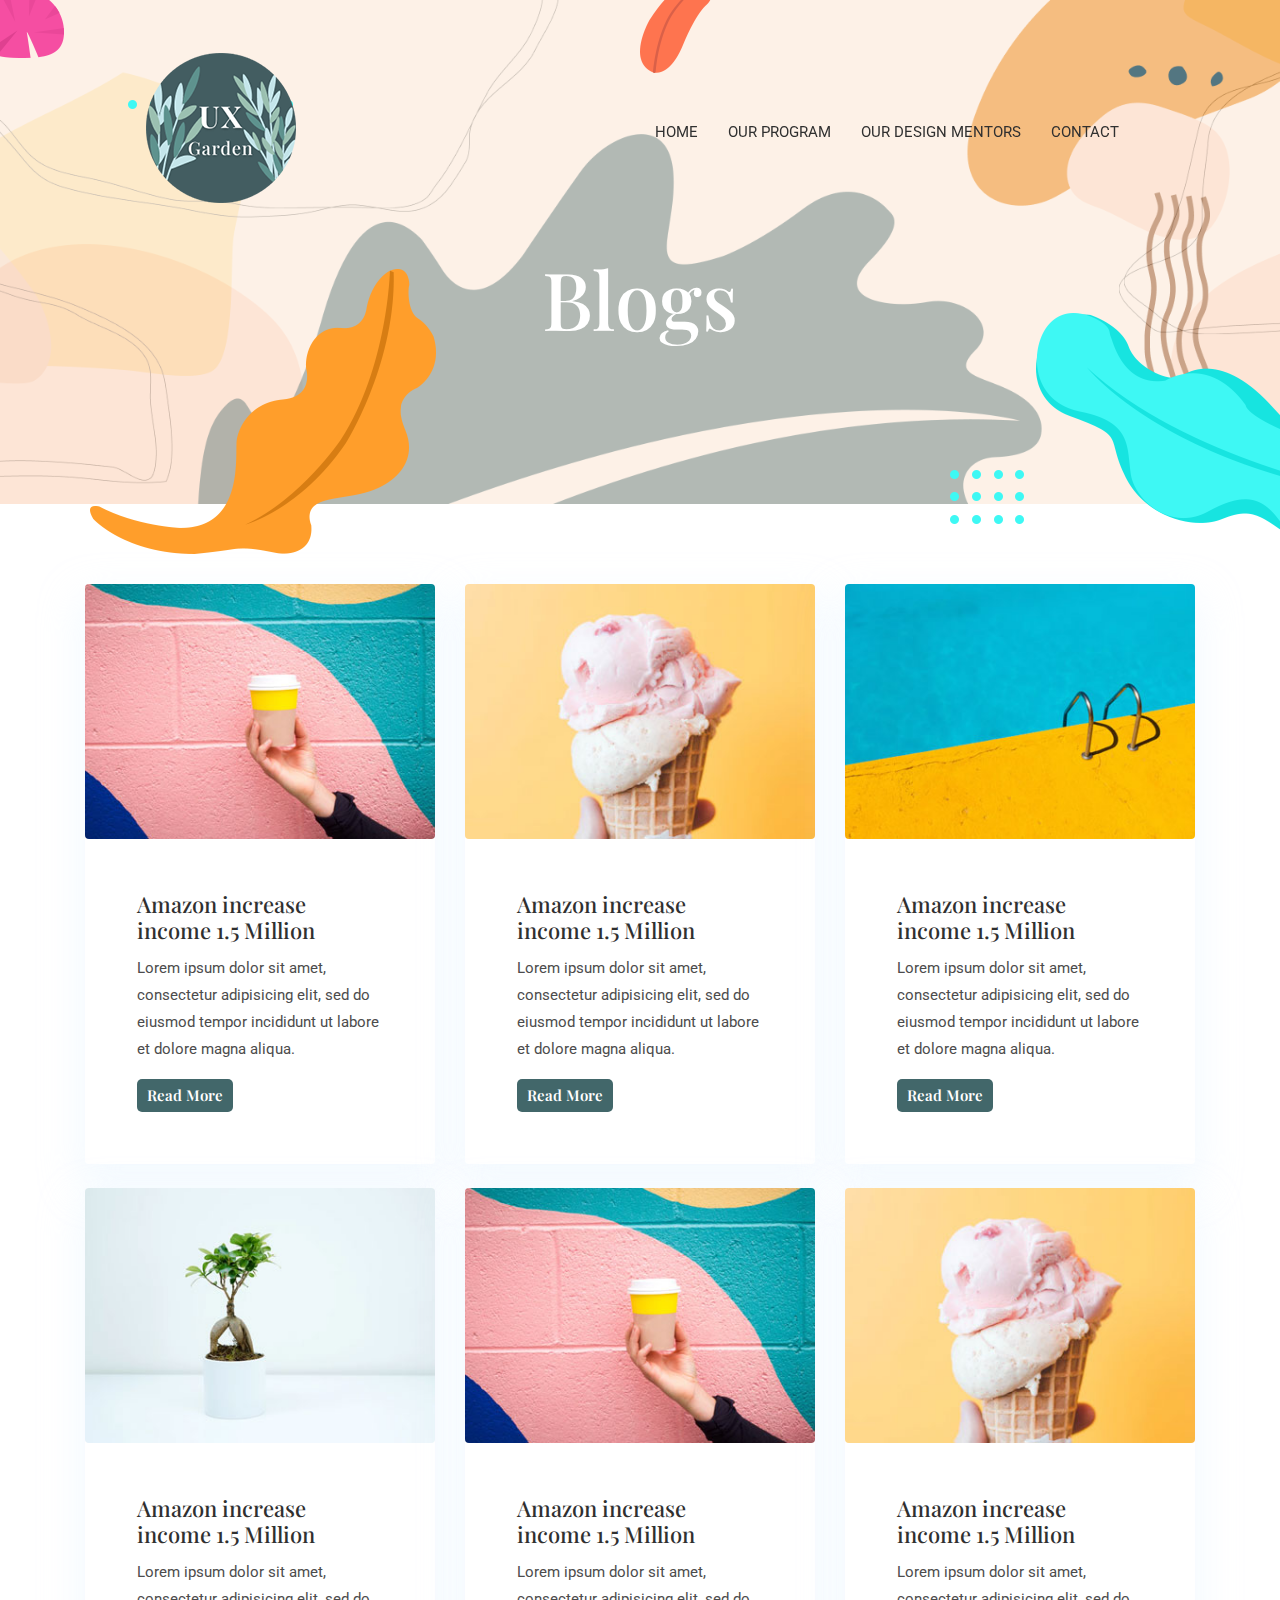
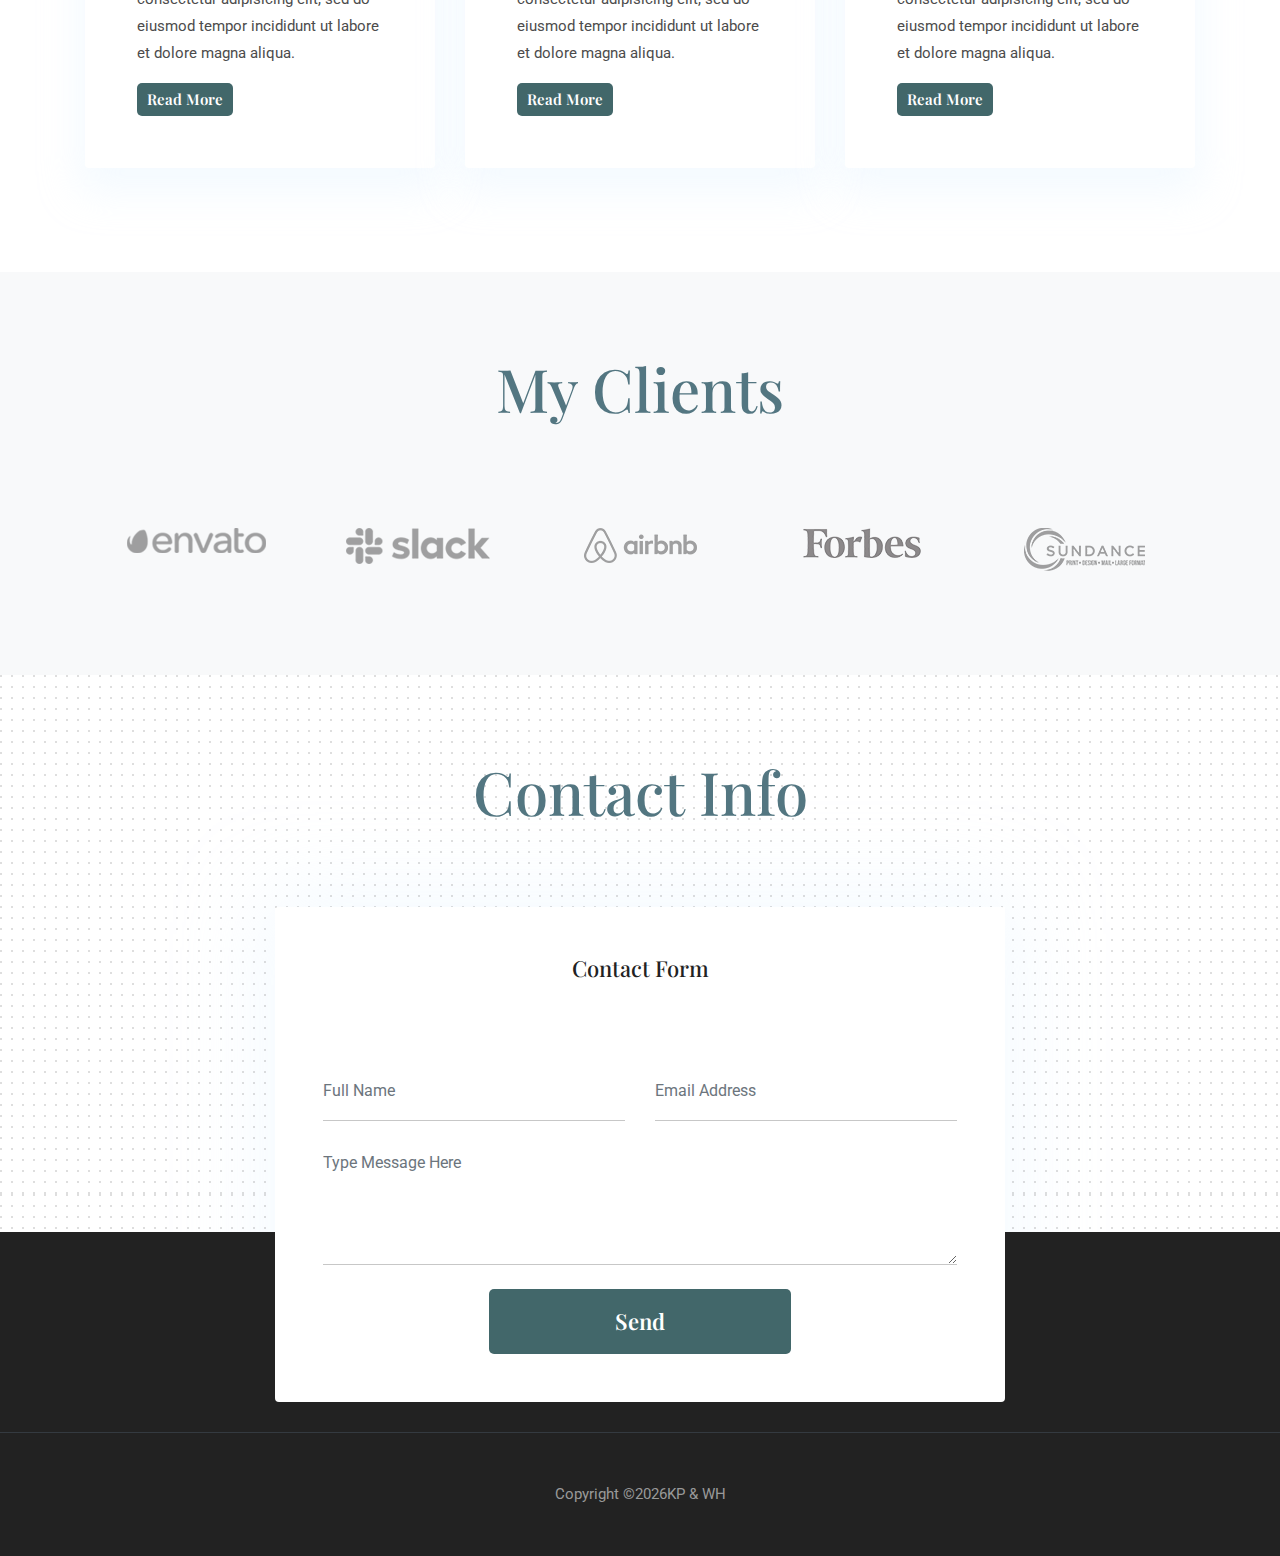
<file: blog.html>
<!DOCTYPE html>

<html lang="en">
  <head>

    <!-- Basic Page Needs
    ================================================== -->
    <meta charset="utf-8">
    <title>UX Garden</title>
  
    <!-- Mobile Specific Metas
    ================================================== -->
    <meta http-equiv="X-UA-Compatible" content="IE=edge">
    <meta name="description" content="UX Garden">
    <meta name="viewport" content="width=device-width, initial-scale=1.0, maximum-scale=5.0">
    <meta name="author" content="Katie Pang & William Huynh">
    <meta name="generator" content="KW Mentor Program">
    <!-- Favicon -->
    <link rel="shortcut icon" type="image/x-icon" href="images/favicon.png" />
    
    <!-- ** Plugins Needed for the Project ** -->
    <!-- Bootstrap -->
    <link rel="stylesheet" href="plugins/bootstrap/bootstrap.min.css">
    <!-- slick slider -->
    <link rel="stylesheet" href="plugins/slick/slick.css">
    <!-- themefy-icon -->
    <link rel="stylesheet" href="plugins/themify-icons/themify-icons.css">
  
    <!-- Main Stylesheet -->
    <link href="css/style.css" rel="stylesheet">
  
  </head>
<body>
  
<header class="navigation fixed-top">
  <nav class="navbar navbar-expand-lg navbar-dark">
    <a class="navbar-brand font-tertiary h3" href="index.html"><img src="images/logo.png" alt="Katie and William"></a>
    <button class="navbar-toggler" type="button" data-toggle="collapse" data-target="#navigation"
      aria-controls="navigation" aria-expanded="false" aria-label="Toggle navigation">
      <span class="navbar-toggler-icon"></span>
    </button>

    <div class="collapse navbar-collapse text-center" id="navigation">
      <ul class="navbar-nav ml-auto">
        <li class="nav-item">
          <a class="nav-link" href="index.html">Home</a>
        </li>
        <li class="nav-item">
          <a class="nav-link" href="our-program.html">Our Program</a>
        </li>
        <li class="nav-item">
          <a class="nav-link" href="our-design-mentors.html">Our Design Mentors</a>
        </li>
        <li class="nav-item">
          <a class="nav-link" href="contact.html">Contact</a>
        </li>
      </ul>
    </div>
  </nav>
</header>

<!-- page title -->
<section class="page-title bg-primary position-relative">
  <div class="container">
    <div class="row">
      <div class="col-12 text-center">
        <h1 class="text-white font-tertiary">Blogs</h1>
      </div>
    </div>
  </div>
  <!-- background shapes -->
  <img src="images/illustrations/page-title.png" alt="illustrations" class="bg-shape-1 w-100">
  <img src="images/illustrations/leaf-pink-round.png" alt="illustrations" class="bg-shape-2">
  <img src="images/illustrations/dots-cyan.png" alt="illustrations" class="bg-shape-3">
  <img src="images/illustrations/leaf-orange.png" alt="illustrations" class="bg-shape-4">
  <img src="images/illustrations/leaf-yellow.png" alt="illustrations" class="bg-shape-5">
  <img src="images/illustrations/dots-group-cyan.png" alt="illustrations" class="bg-shape-6">
  <img src="images/illustrations/leaf-cyan-lg.png" alt="illustrations" class="bg-shape-7">
</section>
<!-- /page title -->

<!-- blog -->
<section class="section">
  <div class="container">
    <div class="row">
        <div class="col-lg-4 col-sm-6 mb-4">
          <article class="card shadow">
            <img class="rounded card-img-top" src="images/blog/post-5.jpg" alt="post-thumb">
            <div class="card-body">
              <h4 class="card-title"><a class="text-dark" href="blog-single.html">Amazon increase income 1.5 Million</a>
              </h4>
              <p class="cars-text">Lorem ipsum dolor sit amet, consectetur adipisicing elit, sed do eiusmod tempor
                incididunt ut labore et
                dolore magna aliqua.</p>
              <a href="blog-single.html" class="btn btn-xs btn-primary">Read More</a>
            </div>
          </article>
        </div>
      <div class="col-lg-4 col-sm-6 mb-4">
        <article class="card shadow">
          <img class="rounded card-img-top" src="images/blog/post-2.jpg" alt="post-thumb">
          <div class="card-body">
            <h4 class="card-title"><a class="text-dark" href="blog-single.html">Amazon increase income 1.5 Million</a>
            </h4>
            <p class="cars-text">Lorem ipsum dolor sit amet, consectetur adipisicing elit, sed do eiusmod tempor
              incididunt ut labore et
              dolore magna aliqua.</p>
            <a href="blog-single.html" class="btn btn-xs btn-primary">Read More</a>
          </div>
        </article>
      </div>
      <div class="col-lg-4 col-sm-6 mb-4">
        <article class="card shadow">
          <img class="rounded card-img-top" src="images/blog/post-3.jpg" alt="post-thumb">
          <div class="card-body">
            <h4 class="card-title"><a class="text-dark" href="blog-single.html">Amazon increase income 1.5 Million</a>
            </h4>
            <p class="cars-text">Lorem ipsum dolor sit amet, consectetur adipisicing elit, sed do eiusmod tempor
              incididunt ut labore et
              dolore magna aliqua.</p>
            <a href="blog-single.html" class="btn btn-xs btn-primary">Read More</a>
          </div>
        </article>
      </div>
      <div class="col-lg-4 col-sm-6 mb-4">
        <article class="card shadow">
          <img class="rounded card-img-top" src="images/blog/post-4.jpg" alt="post-thumb">
          <div class="card-body">
            <h4 class="card-title"><a class="text-dark" href="blog-single.html">Amazon increase income 1.5 Million</a>
            </h4>
            <p class="cars-text">Lorem ipsum dolor sit amet, consectetur adipisicing elit, sed do eiusmod tempor
              incididunt ut labore et
              dolore magna aliqua.</p>
            <a href="blog-single.html" class="btn btn-xs btn-primary">Read More</a>
          </div>
        </article>
      </div>
      <div class="col-lg-4 col-sm-6 mb-4">
        <article class="card shadow">
          <img class="rounded card-img-top" src="images/blog/post-5.jpg" alt="post-thumb">
          <div class="card-body">
            <h4 class="card-title"><a class="text-dark" href="blog-single.html">Amazon increase income 1.5 Million</a>
            </h4>
            <p class="cars-text">Lorem ipsum dolor sit amet, consectetur adipisicing elit, sed do eiusmod tempor
              incididunt ut labore et
              dolore magna aliqua.</p>
            <a href="blog-single.html" class="btn btn-xs btn-primary">Read More</a>
          </div>
        </article>
      </div>
      <div class="col-lg-4 col-sm-6 mb-4">
        <article class="card shadow">
          <img class="rounded card-img-top" src="images/blog/post-2.jpg" alt="post-thumb">
          <div class="card-body">
            <h4 class="card-title"><a class="text-dark" href="blog-single.html">Amazon increase income 1.5 Million</a>
            </h4>
            <p class="cars-text">Lorem ipsum dolor sit amet, consectetur adipisicing elit, sed do eiusmod tempor
              incididunt ut labore et
              dolore magna aliqua.</p>
            <a href="blog-single.html" class="btn btn-xs btn-primary">Read More</a>
          </div>
        </article>
      </div>
    </div>
  </div>
</section>
<!-- /blog -->

<!-- clients -->
<section class="section bg-light">
  <div class="container">
    <div class="row">
      <div class="col-12 text-center">
        <h2 class="section-title">My Clients</h2>
      </div>
    </div>
    <div class="row">
      <div class="col-12">
        <div class="client-logo-slider d-flex align-items-center">
          <a href="contact.html" class="text-center d-block outline-0 p-4"><img class="d-unset img-fluid"
              src="images/clients-logo/client-logo-1.png" alt="client-logo"></a>
          <a href="contact.html" class="text-center d-block outline-0 p-4"><img class="d-unset img-fluid"
              src="images/clients-logo/client-logo-2.png" alt="client-logo"></a>
          <a href="contact.html" class="text-center d-block outline-0 p-4"><img class="d-unset img-fluid"
              src="images/clients-logo/client-logo-3.png" alt="client-logo"></a>
          <a href="contact.html" class="text-center d-block outline-0 p-4"><img class="d-unset img-fluid"
              src="images/clients-logo/client-logo-4.png" alt="client-logo"></a>
          <a href="contact.html" class="text-center d-block outline-0 p-4"><img class="d-unset img-fluid"
              src="images/clients-logo/client-logo-5.png" alt="client-logo"></a>
          <a href="contact.html" class="text-center d-block outline-0 p-4"><img class="d-unset img-fluid"
              src="images/clients-logo/client-logo-1.png" alt="client-logo"></a>
          <a href="contact.html" class="text-center d-block outline-0 p-4"><img class="d-unset img-fluid"
              src="images/clients-logo/client-logo-2.png" alt="client-logo"></a>
          <a href="contact.html" class="text-center d-block outline-0 p-4"><img class="d-unset img-fluid"
              src="images/clients-logo/client-logo-3.png" alt="client-logo"></a>
          <a href="contact.html" class="text-center d-block outline-0 p-4"><img class="d-unset img-fluid"
              src="images/clients-logo/client-logo-4.png" alt="client-logo"></a>
          <a href="contact.html" class="text-center d-block outline-0 p-4"><img class="d-unset img-fluid"
              src="images/clients-logo/client-logo-5.png" alt="client-logo"></a>
        </div>
      </div>
    </div>
  </div>
</section>
<!-- /clients -->

<!-- contact -->
<section class="section section-on-footer" data-background="images/backgrounds/bg-dots.png">
  <div class="container">
    <div class="row">
      <div class="col-12 text-center">
        <h2 class="section-title">Contact Info</h2>
      </div>
      <div class="col-lg-8 mx-auto">
        <div class="bg-white rounded text-center p-5 shadow-down">
          <h4 class="mb-80">Contact Form</h4>
          <form action="#" class="row">
            <div class="col-md-6">
              <input type="text" id="name" name="name" placeholder="Full Name" class="form-control px-0 mb-4" required>
            </div>
            <div class="col-md-6">
              <input type="email" id="email" name="email" placeholder="Email Address" class="form-control px-0 mb-4" required>
            </div>
            <div class="col-12">
              <textarea name="message" id="message" class="form-control px-0 mb-4"
                placeholder="Type Message Here" required></textarea>
            </div>
            <div class="col-lg-6 col-10 mx-auto">
              <button class="btn btn-primary w-100">send</button>
            </div>
          </form>
        </div>
      </div>
    </div>
  </div>
</section>
<!-- /contact -->

<!-- footer -->
<footer class="bg-dark footer-section">
  <div class="border-top text-center border-dark py-5">
    <p class="mb-0 text-light">Copyright &copy;<script>
        var CurrentYear = new Date().getFullYear()
        document.write(CurrentYear)
      </script>KP & WH</a></p>
  </div>
</footer>
<!-- /footer -->

<!-- jQuery -->
<script src="plugins/jQuery/jquery.min.js"></script>
<!-- Bootstrap JS -->
<script src="plugins/bootstrap/bootstrap.min.js"></script>
<!-- slick slider -->
<script src="plugins/slick/slick.min.js"></script>
<!-- filter -->
<script src="plugins/shuffle/shuffle.min.js"></script>

<!-- Main Script -->
<script src="js/script.js"></script>

</body>
</html>
</file>
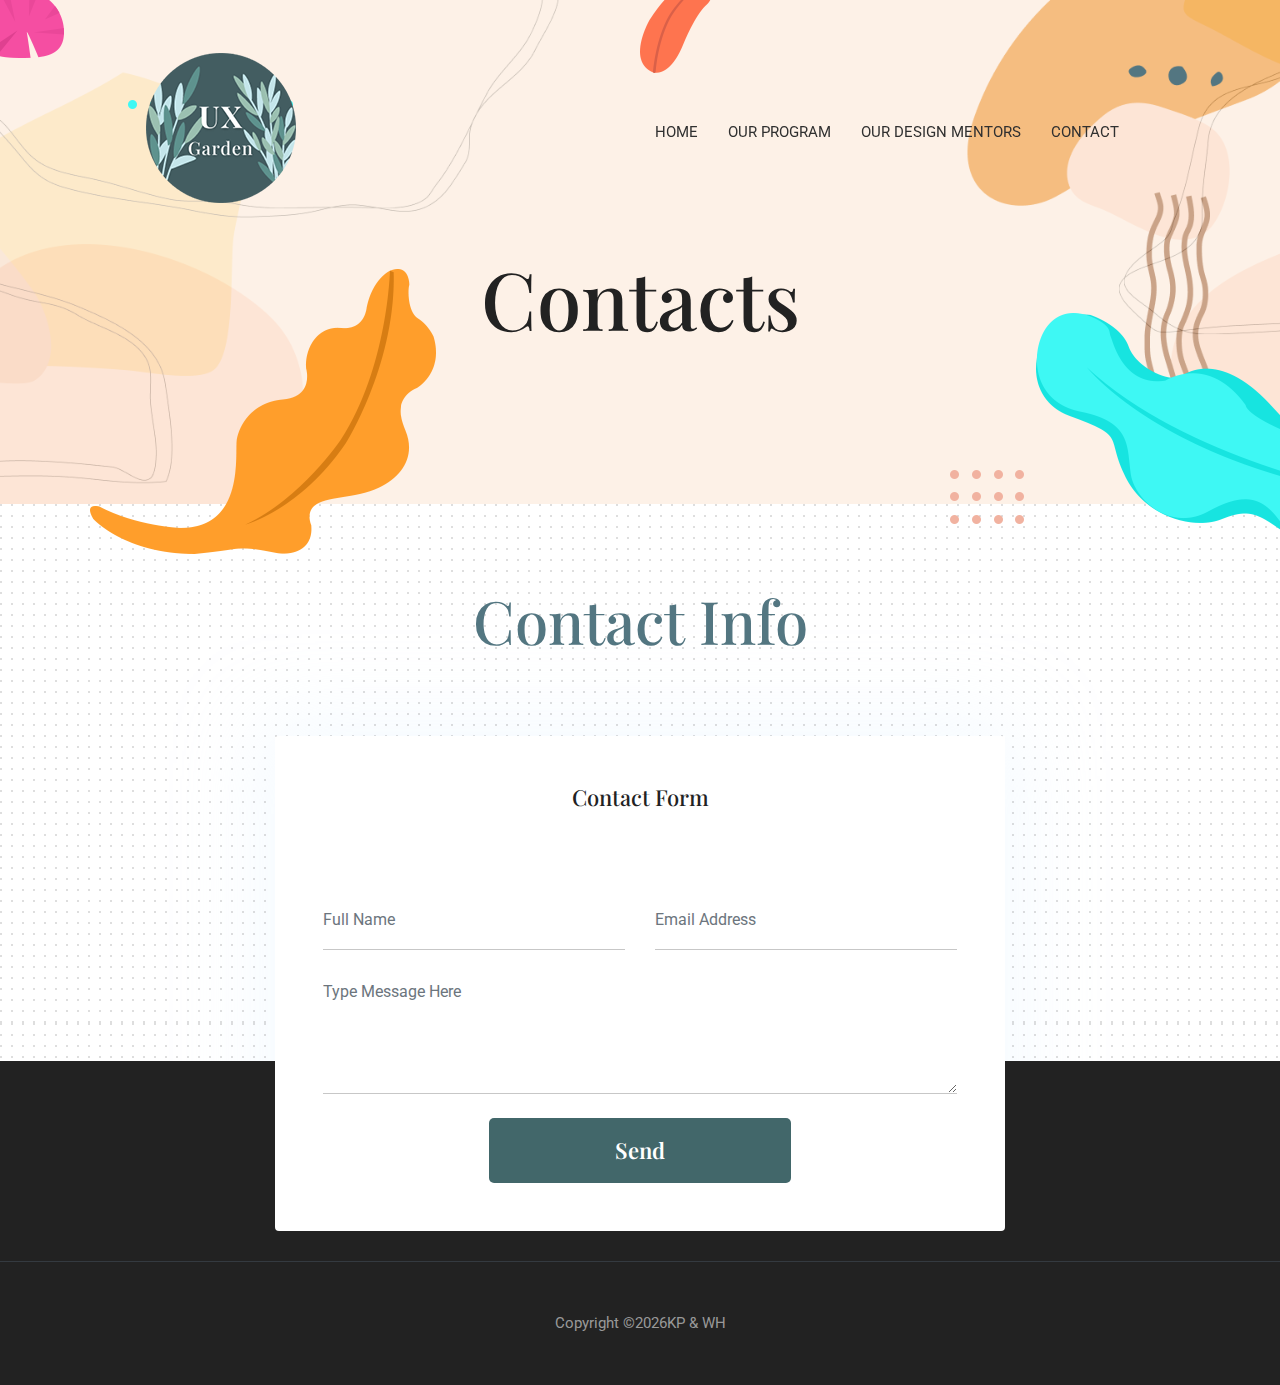
<file: contact.html>
<!DOCTYPE html>

<html lang="en">
  <head>

    <!-- Basic Page Needs
    ================================================== -->
    <meta charset="utf-8">
    <title>UX Garden</title>
  
    <!-- Mobile Specific Metas
    ================================================== -->
    <meta http-equiv="X-UA-Compatible" content="IE=edge">
    <meta name="description" content="UX Garden">
    <meta name="viewport" content="width=device-width, initial-scale=1.0, maximum-scale=5.0">
    <meta name="author" content="Katie Pang & William Huynh">
    <meta name="generator" content="KW Mentor Program">
    <!-- Favicon -->
    <link rel="shortcut icon" type="image/x-icon" href="images/favicon.png" />
    
    <!-- ** Plugins Needed for the Project ** -->
    <!-- Bootstrap -->
    <link rel="stylesheet" href="plugins/bootstrap/bootstrap.min.css">
    <!-- slick slider -->
    <link rel="stylesheet" href="plugins/slick/slick.css">
    <!-- themefy-icon -->
    <link rel="stylesheet" href="plugins/themify-icons/themify-icons.css">
  
    <!-- Main Stylesheet -->
    <link href="css/style.css" rel="stylesheet">
  
  </head>
<body>
  
<header class="navigation fixed-top">
  <nav class="navbar navbar-expand-lg navbar-dark">
    <a class="navbar-brand font-tertiary h3" href="index.html"><img src="images/logo.png" alt="Katie and William"></a>
    <button class="navbar-toggler" type="button" data-toggle="collapse" data-target="#navigation"
      aria-controls="navigation" aria-expanded="false" aria-label="Toggle navigation">
      <span class="navbar-toggler-icon"></span>
    </button>

    <div class="collapse navbar-collapse text-center" id="navigation">
      <ul class="navbar-nav ml-auto">
        <li class="nav-item">
          <a class="nav-link" href="index.html">Home</a>
        </li>
        <li class="nav-item">
          <a class="nav-link" href="our-program.html">Our Program</a>
        </li>
        <li class="nav-item">
          <a class="nav-link" href="our-design-mentors.html">Our Design Mentors</a>
        </li>
        <li class="nav-item">
          <a class="nav-link" href="contact.html">Contact</a>
        </li>
      </ul>
    </div>
  </nav>
</header>

<!-- page title -->
<section class="page-title bg-primary position-relative">
  <div class="container">
    <div class="row">
      <div class="col-12 text-center">
        <h1 class="font-tertiary">Contacts</h1>
      </div>
    </div>
  </div>
  <!-- background shapes -->
  <img src="images/illustrations/leaf-pink-round.png" alt="illustrations" class="bg-shape-2">
  <img src="images/illustrations/dots-cyan.png" alt="illustrations" class="bg-shape-3">
  <img src="images/illustrations/leaf-orange.png" alt="illustrations" class="bg-shape-4">
  <img src="images/illustrations/leaf-yellow.png" alt="illustrations" class="bg-shape-5">
  <img src="images/illustrations/dots-group-orange.png" alt="bg-shape" class="bg-shape-6">
  <img src="images/illustrations/leaf-cyan-lg.png" alt="illustrations" class="bg-shape-7">
</section>
<!-- /page title -->

<!-- contact -->
<section class="section section-on-footer" data-background="images/backgrounds/bg-dots.png">
  <div class="container">
    <div class="row">
      <div class="col-12 text-center">
        <h2 class="section-title">Contact Info</h2>
      </div>
      <div class="col-lg-8 mx-auto">
        <div class="bg-white rounded text-center p-5 shadow-down">
          <h4 class="mb-80">Contact Form</h4>
          <form action="#" class="row">
            <div class="col-md-6">
              <input type="text" id="name" name="name" placeholder="Full Name" class="form-control px-0 mb-4" required>
            </div>
            <div class="col-md-6">
              <input type="email" id="email" name="email" placeholder="Email Address" class="form-control px-0 mb-4" required>
            </div>
            <div class="col-12">
              <textarea name="message" id="message" class="form-control px-0 mb-4"
                placeholder="Type Message Here" required></textarea>
            </div>
            <div class="col-lg-6 col-10 mx-auto">
              <button class="btn btn-primary w-100" href='mailto:williamnhuynh@gmail.com,person2@domain.example'>send</button>
            </div>
          </form>
        </div>
      </div>
    </div>
  </div>
</section>
<!-- /contact -->

<!-- footer -->
<footer class="bg-dark footer-section">
  <div class="border-top text-center border-dark py-5">
    <p class="mb-0 text-light">Copyright &copy;<script>
        var CurrentYear = new Date().getFullYear()
        document.write(CurrentYear)
      </script>KP & WH</a></p>
  </div>
</footer>
<!-- /footer -->

<!-- jQuery -->
<script src="plugins/jQuery/jquery.min.js"></script>
<!-- Bootstrap JS -->
<script src="plugins/bootstrap/bootstrap.min.js"></script>
<!-- slick slider -->
<script src="plugins/slick/slick.min.js"></script>
<!-- filter -->
<script src="plugins/shuffle/shuffle.min.js"></script>

<!-- Main Script -->
<script src="js/script.js"></script>

</body>
</html>
</file>
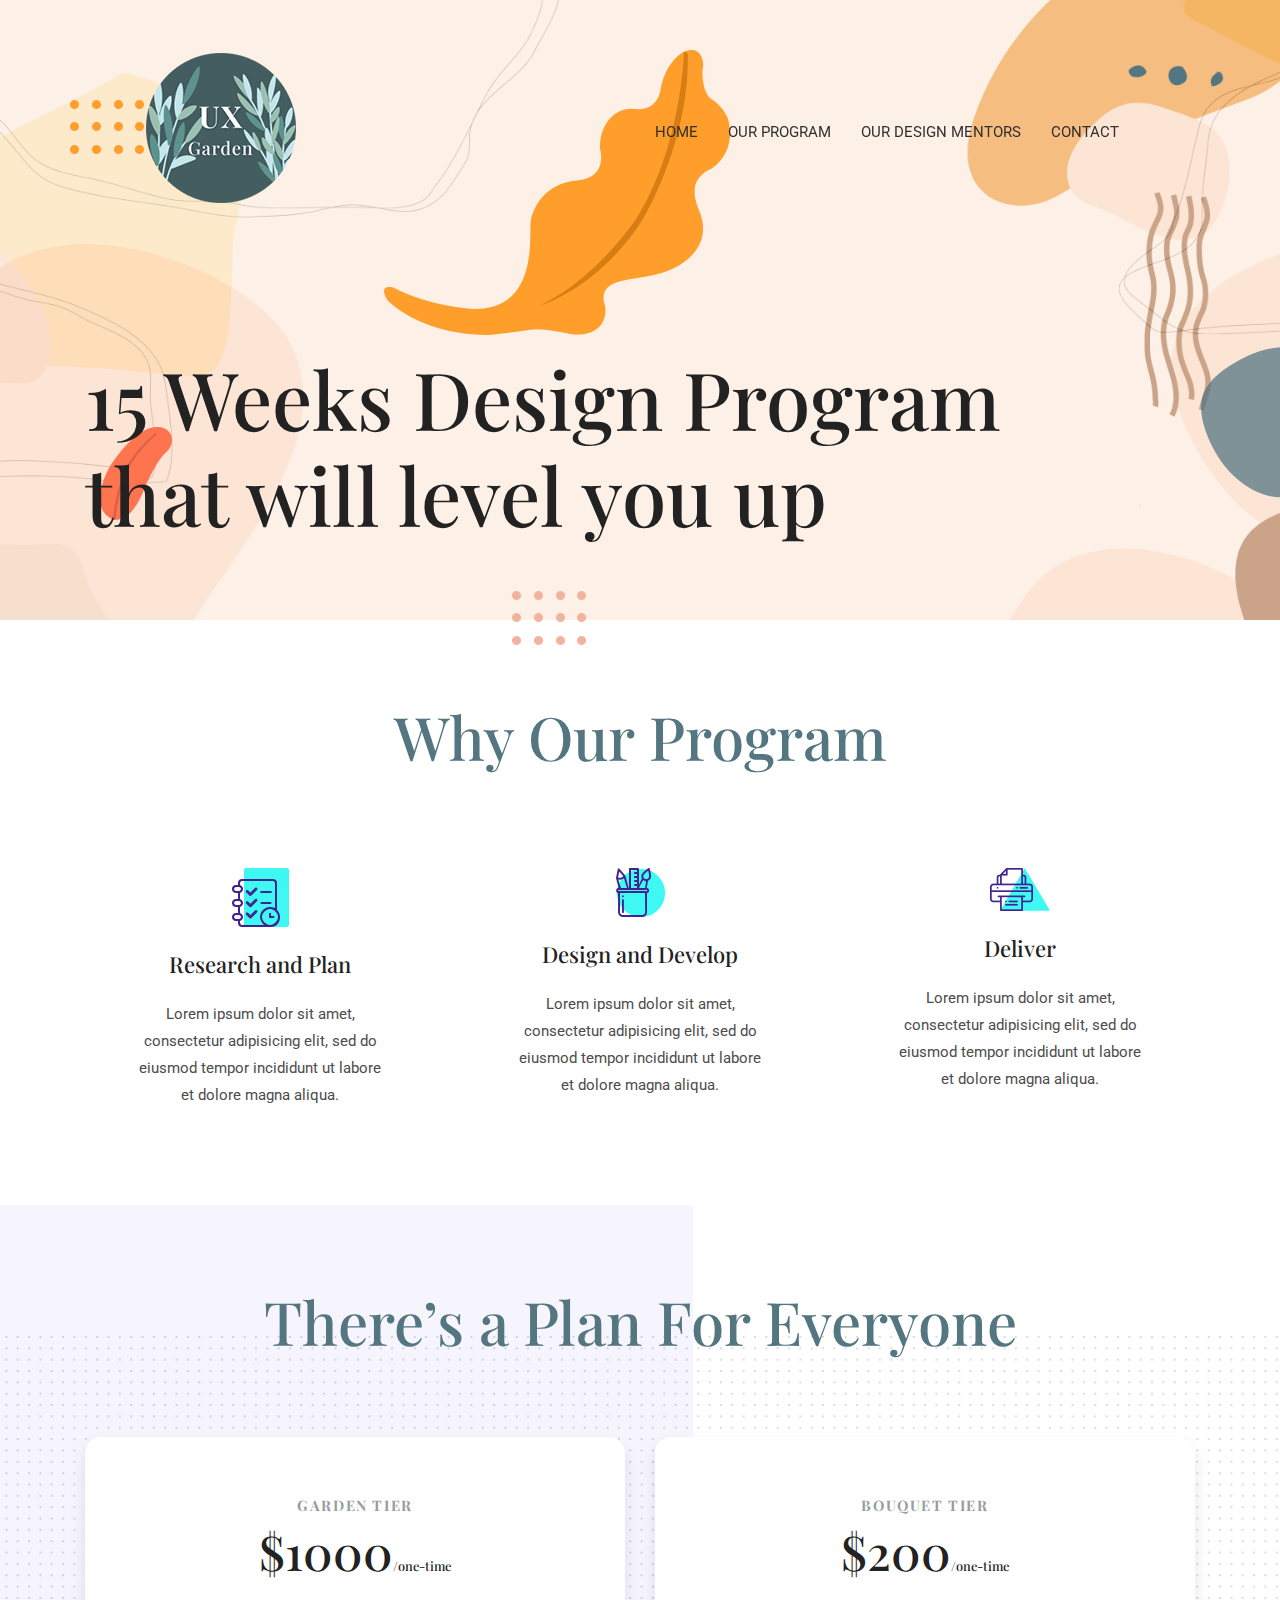
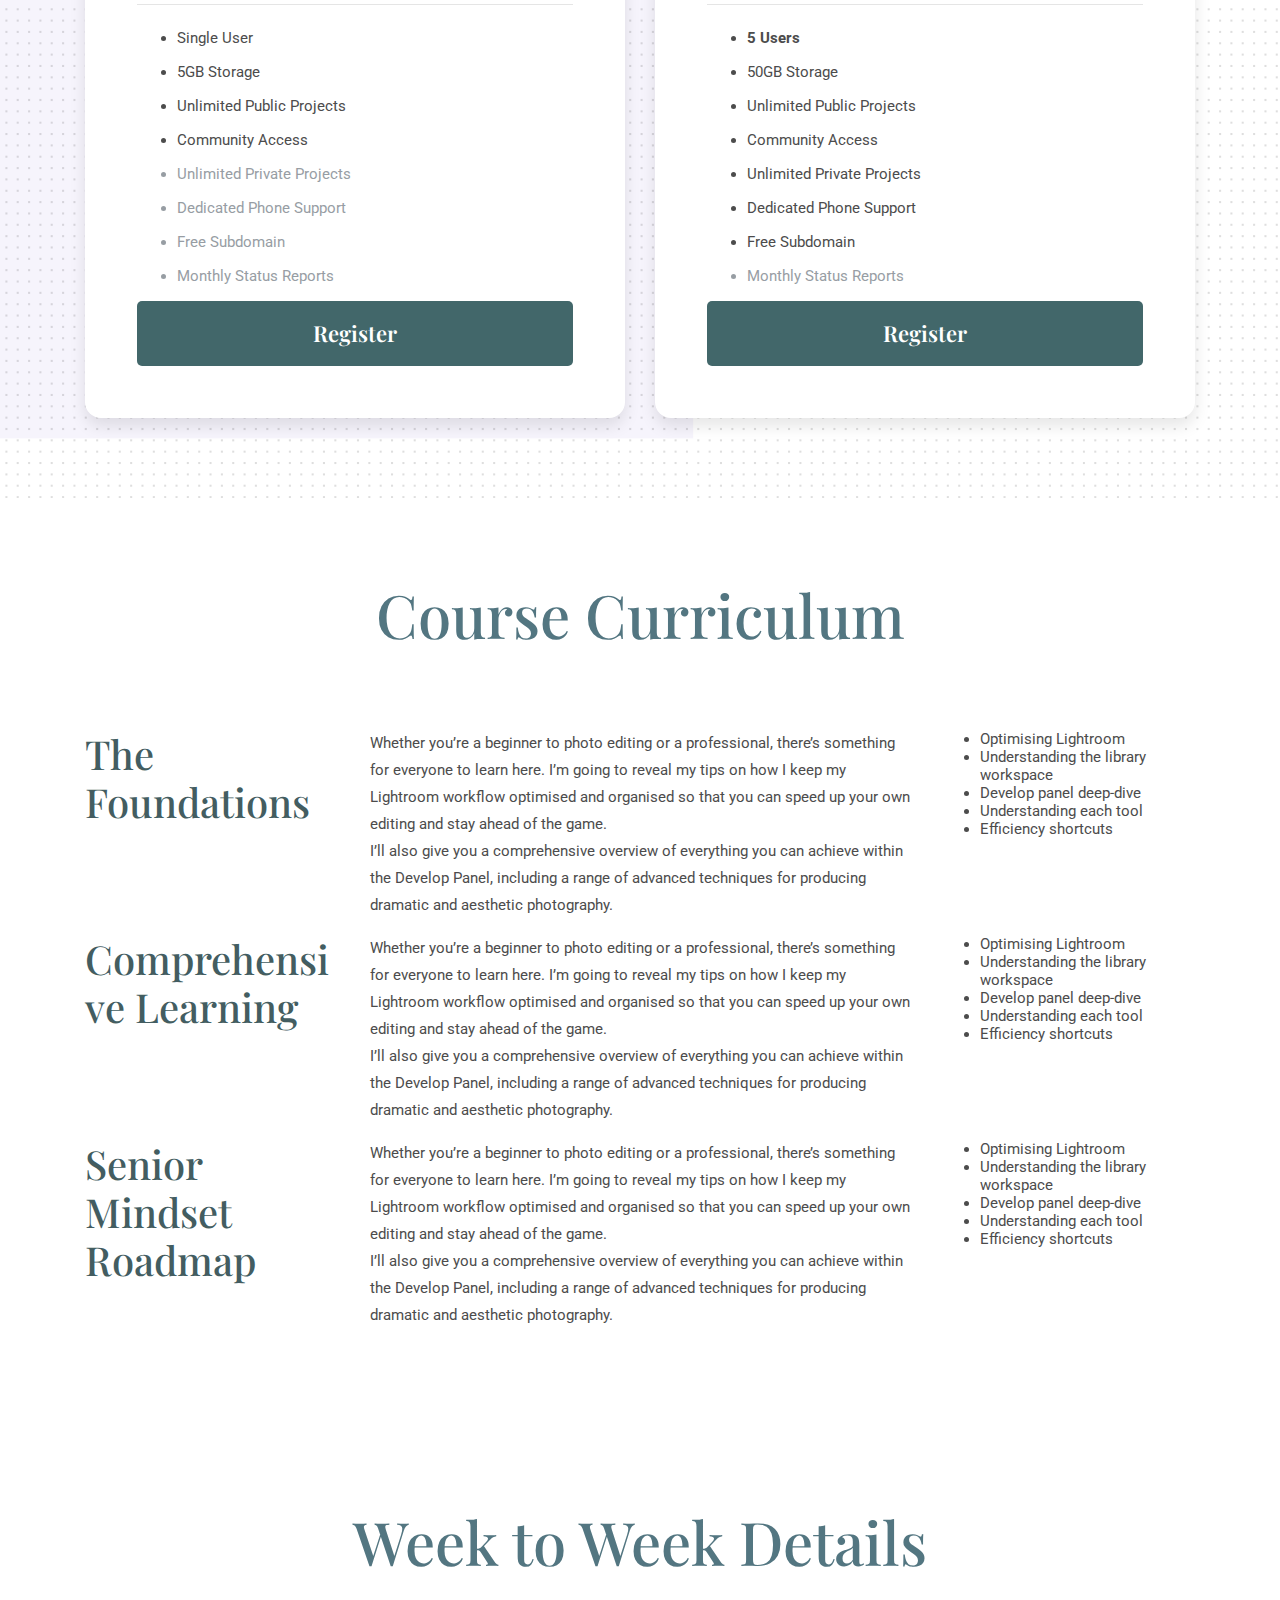
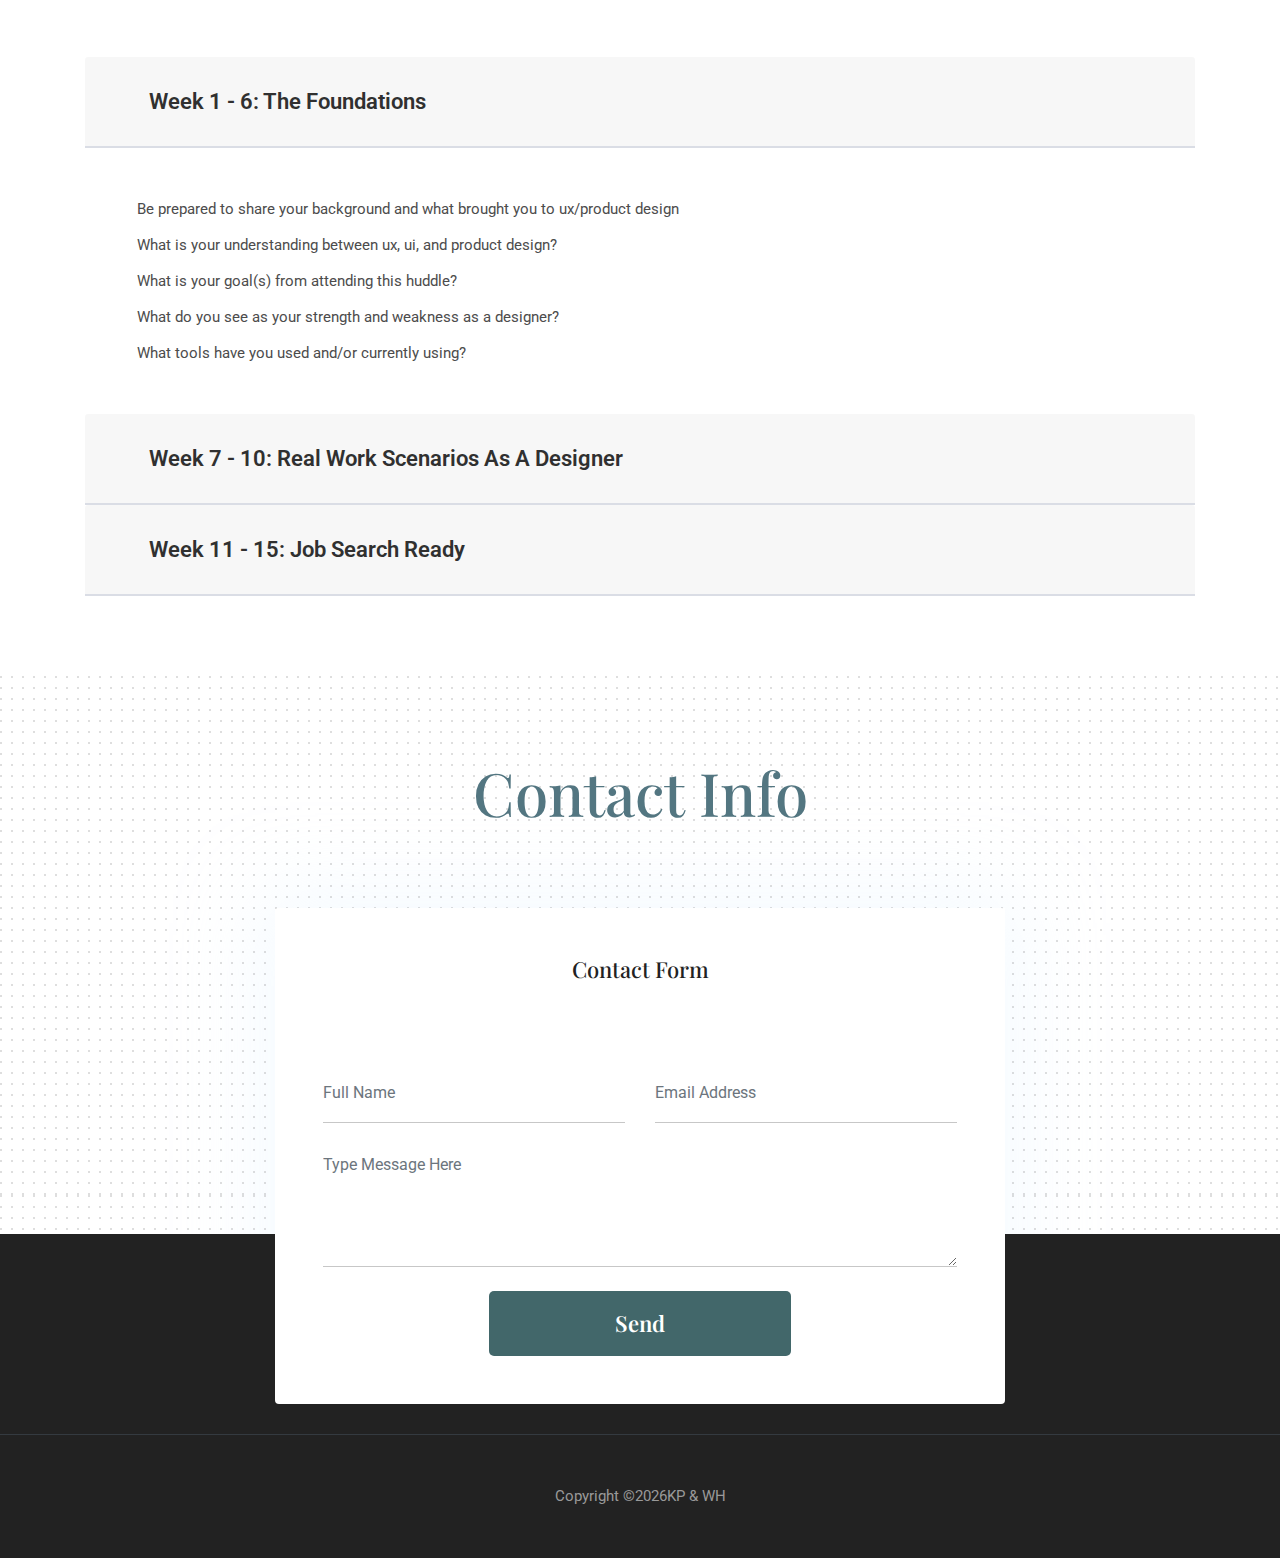
<file: our-program.html>
<!DOCTYPE html>

<html lang="en">
  <head>

    <!-- Basic Page Needs
    ================================================== -->
    <meta charset="utf-8">
    <title>UX Garden</title>
  
    <!-- Mobile Specific Metas
    ================================================== -->
    <meta http-equiv="X-UA-Compatible" content="IE=edge">
    <meta name="description" content="UX Garden">
    <meta name="viewport" content="width=device-width, initial-scale=1.0, maximum-scale=5.0">
    <meta name="author" content="Katie Pang & William Huynh">
    <meta name="generator" content="UX Garden Program">
    <!-- Favicon -->
    <link rel="shortcut icon" type="image/x-icon" href="images/favicon.png" />
    
    <!-- ** Plugins Needed for the Project ** -->
    <!-- Bootstrap -->
    <link rel="stylesheet" href="plugins/bootstrap/bootstrap.min.css">
    <!-- slick slider -->
    <link rel="stylesheet" href="plugins/slick/slick.css">
    <!-- themefy-icon -->
    <link rel="stylesheet" href="plugins/themify-icons/themify-icons.css">
  
    <!-- Main Stylesheet -->
    <link href="css/style.css" rel="stylesheet">

  </head>
<body>
  
<header class="navigation fixed-top">
  <nav class="navbar navbar-expand-lg navbar-dark">
    <a class="navbar-brand font-tertiary h3" href="index.html"><img src="images/logo.png" alt="Katie and William"></a>
    <button class="navbar-toggler" type="button" data-toggle="collapse" data-target="#navigation"
      aria-controls="navigation" aria-expanded="false" aria-label="Toggle navigation">
      <span class="navbar-toggler-icon"></span>
    </button>

    <div class="collapse navbar-collapse text-center" id="navigation">
      <ul class="navbar-nav ml-auto">
        <li class="nav-item">
          <a class="nav-link" href="index.html">Home</a>
        </li>
        <li class="nav-item">
          <a class="nav-link" href="our-program.html">Our Program</a>
        </li>
        <li class="nav-item">
          <a class="nav-link" href="our-design-mentors.html">Our Design Mentors</a>
        </li>
        <li class="nav-item">
          <a class="nav-link" href="contact.html">Contact</a>
        </li>
      </ul>
    </div>
  </nav>
</header>

<!-- page title -->
<section class="page-title-alt bg-primary position-relative">
  <div class="container">
    <div class="row">
      <div class="col-12">
        <h1 class="font-tertiary">15 Weeks Design Program<br>that will level you up</h1>
      </div>
    </div>
  </div>
  <!-- background shapes -->
  <img src="images/illustrations/dots-group-sm.png" alt="illustrations" class="bg-shape-2">
  <img src="images/illustrations/leaf-yellow.png" alt="illustrations" class="bg-shape-3">
  <img src="images/illustrations/leaf-orange.png" alt="illustrations" class="bg-shape-4">
  <img src="images/illustrations/dots-group-orange.png" alt="bg-shape" class="bg-shape-5">
  <img src="images/illustrations/dark-green-blob.png" alt="bg-shape" class="bg-shape-6">
</section>
<!-- /page title -->

<!-- Why Our Program -->
<section class="section">
  <div class="container">
    <div class="row justify-content-around">
      <div class="col-lg-12 text-center">
        <h2 class="section-title">Why Our Program</h2>
      </div>
      <div class="col-lg-3 col-md-4 text-center hover-shadow pt-3">
        <div class="">
          <img src="images/icons/plan.png" class="mb-4" alt="icon">
          <h4 class="mb-4">Research and Plan</h4>
          <p>Lorem ipsum dolor sit amet, consectetur adipisicing elit, sed do eiusmod tempor incididunt ut labore et
            dolore magna aliqua.</p>
        </div>
      </div>
      <div class="col-lg-3 col-md-4 text-center hover-shadow pt-3">
        <img src="images/icons/design.png" class="mb-4" alt="icon">
        <h4 class="mb-4">Design and Develop</h4>
        <p>Lorem ipsum dolor sit amet, consectetur adipisicing elit, sed do eiusmod tempor incididunt ut labore et
          dolore magna aliqua.</p>
      </div>
      <div class="col-lg-3 col-md-4 text-center hover-shadow pt-3">
        <img src="images/icons/print.png" class="mb-4" alt="icon">
        <h4 class="mb-4">Deliver</h4>
        <p>Lorem ipsum dolor sit amet, consectetur adipisicing elit, sed do eiusmod tempor incididunt ut labore et
          dolore magna aliqua.</p>
      </div>
    </div>
  </div>
</section>
<!-- Why Our Program -->

<!-- There’s a Plan For Everyone -->
<section class="section bg-cover pricing" data-background="images/backgrounds/team-bg.png">
  <div class="container">
    <div class="row">
      <div class="col-12 text-center">
        <h2 class="section-title">There’s a Plan For Everyone</h2>
      </div>
      <div class="col-lg-6">
        <div class="card mb-5 mb-lg-0">
          <div class="card-body">
            <h5 class="card-title text-muted text-uppercase text-center">Garden Tier</h5>
            <h6 class="card-price text-center">$1000<span class="period">/one-time</span></h6>
            <hr>
            <ul class="fa-ul">
              <li><span class="fa-li"><i class="fas fa-check"></i></span>Single User</li>
              <li><span class="fa-li"><i class="fas fa-check"></i></span>5GB Storage</li>
              <li><span class="fa-li"><i class="fas fa-check"></i></span>Unlimited Public Projects</li>
              <li><span class="fa-li"><i class="fas fa-check"></i></span>Community Access</li>
              <li class="text-muted"><span class="fa-li"><i class="fas fa-times"></i></span>Unlimited
                Private Projects</li>
              <li class="text-muted"><span class="fa-li"><i class="fas fa-times"></i></span>Dedicated
                Phone Support</li>
              <li class="text-muted"><span class="fa-li"><i class="fas fa-times"></i></span>Free Subdomain
              </li>
              <li class="text-muted"><span class="fa-li"><i class="fas fa-times"></i></span>Monthly Status
                Reports</li>
            </ul>
            <div class="d-grid">
              <a href="#" class="btn btn-primary w-100">Register</a>
            </div>
          </div>
        </div>
      </div>
      <!-- Plus Tier -->
      <div class="col-lg-6">
        <div class="card mb-5 mb-lg-0">
          <div class="card-body">
            <h5 class="card-title text-muted text-uppercase text-center">Bouquet Tier</h5>
            <h6 class="card-price text-center">$200<span class="period">/one-time</span></h6>
            <hr>
            <ul class="fa-ul">
              <li><span class="fa-li"><i class="fas fa-check"></i></span><strong>5 Users</strong></li>
              <li><span class="fa-li"><i class="fas fa-check"></i></span>50GB Storage</li>
              <li><span class="fa-li"><i class="fas fa-check"></i></span>Unlimited Public Projects</li>
              <li><span class="fa-li"><i class="fas fa-check"></i></span>Community Access</li>
              <li><span class="fa-li"><i class="fas fa-check"></i></span>Unlimited Private Projects</li>
              <li><span class="fa-li"><i class="fas fa-check"></i></span>Dedicated Phone Support</li>
              <li><span class="fa-li"><i class="fas fa-check"></i></span>Free Subdomain</li>
              <li class="text-muted"><span class="fa-li"><i class="fas fa-times"></i></span>Monthly Status
                Reports</li>
            </ul>
              <a href="#" class="btn btn-primary w-100">Register</a>
          </div>
        </div>
      </div>
    </div>
  </div>
</section>
<!-- There’s a Plan For Everyone -->

<!-- Course Curriculum -->
<section class="section">
  <div class="container">
    <div class="row">
      <div class="col-12 text-center">
        <h2 class="section-title">Course Curriculum</h2>
      </div>
      <div class="col-lg-3">
        <h3 class="">The Foundations</h3>
      </div>
      <div class="col-lg-6">
        <p class="">Whether you’re a beginner to photo editing or a professional, there’s something for everyone to learn here. I’m going to reveal my tips on how I keep my Lightroom workflow optimised and organised so that you can speed up your own editing and stay ahead of the game.<br>
        I’ll also give you a comprehensive overview of everything you can achieve within the Develop Panel, including a range of advanced techniques for producing dramatic and aesthetic photography.</p>
      </div>
      <div class="col-lg-3">
        <ul class="">
          <li>Optimising Lightroom
          </li>
          <li>Understanding the library workspace
          </li>
          <li>Develop panel deep-dive
          </li>
          <li>Understanding each tool
          </li>
          <li>Efficiency shortcuts
          </li>
        </ul>
      </div>
    </div>
  </div>
  <div class="container">
    <div class="row">
      <div class="col-lg-3">
        <h3 class="">Comprehensive Learning</h3>
      </div>
      <div class="col-lg-6">
        <p class="">Whether you’re a beginner to photo editing or a professional, there’s something for everyone to learn here. I’m going to reveal my tips on how I keep my Lightroom workflow optimised and organised so that you can speed up your own editing and stay ahead of the game.<br>
        I’ll also give you a comprehensive overview of everything you can achieve within the Develop Panel, including a range of advanced techniques for producing dramatic and aesthetic photography.</p>
      </div>
      <div class="col-lg-3">
        <ul class="">
          <li>Optimising Lightroom
          </li>
          <li>Understanding the library workspace
          </li>
          <li>Develop panel deep-dive
          </li>
          <li>Understanding each tool
          </li>
          <li>Efficiency shortcuts
          </li>
        </ul>
      </div>
    </div>
  </div>
  <div class="container">
    <div class="row">
      <div class="col-lg-3">
        <h3 class="">Senior Mindset Roadmap</h3>
      </div>
      <div class="col-lg-6">
        <p class="">Whether you’re a beginner to photo editing or a professional, there’s something for everyone to learn here. I’m going to reveal my tips on how I keep my Lightroom workflow optimised and organised so that you can speed up your own editing and stay ahead of the game.<br>
        I’ll also give you a comprehensive overview of everything you can achieve within the Develop Panel, including a range of advanced techniques for producing dramatic and aesthetic photography.</p>
      </div>
      <div class="col-lg-3">
        <ul class="">
          <li>Optimising Lightroom
          </li>
          <li>Understanding the library workspace
          </li>
          <li>Develop panel deep-dive
          </li>
          <li>Understanding each tool
          </li>
          <li>Efficiency shortcuts
          </li>
        </ul>
      </div>
    </div>
  </div>
</section>
<!-- Course Curriculum -->

<!-- Week to Week Details -->
<section class="section">
  <div class="container">
    <div class="col-12 text-center">
      <h2 class="section-title">Week to Week Details</h2>
    </div>
    <div id="accordion">
      <div class="card">
        <div class="card-header" id="headingOne">
          <h5 class="mb-0">
            <button class="btn btn-link" data-toggle="collapse" data-target="#collapseOne" aria-expanded="true" aria-controls="collapseOne">
              Week 1 - 6: The Foundations
            </button>
          </h5>
        </div>    
        <div id="collapseOne" class="collapse show" aria-labelledby="headingOne" data-parent="#accordion">
          <div class="card-body">
            Be prepared to share your background and what brought you to ux/product design<br><br>
            What is your understanding between ux, ui, and product design?<br><br>
            What is your goal(s) from attending this huddle?<br><br>
            What do you see as your strength and weakness as a designer?<br><br>
            What tools have you used and/or currently using?</div>
        </div>
      </div>
      <div class="card">
        <div class="card-header" id="headingTwo">
          <h5 class="mb-0">
            <button class="btn btn-link collapsed" data-toggle="collapse" data-target="#collapseTwo" aria-expanded="false" aria-controls="collapseTwo">
              Week 7 - 10: Real Work Scenarios as a Designer
            </button>
          </h5>
        </div>
        <div id="collapseTwo" class="collapse" aria-labelledby="headingTwo" data-parent="#accordion">
          <div class="card-body">
            Anim pariatur cliche reprehenderit, enim eiusmod high life accusamus terry richardson ad squid. 3 wolf moon officia aute, non cupidatat skateboard dolor brunch. Food truck quinoa nesciunt laborum eiusmod. Brunch 3 wolf moon tempor, sunt aliqua put a bird on it squid single-origin coffee nulla assumenda shoreditch et. Nihil anim keffiyeh helvetica, craft beer labore wes anderson cred nesciunt sapiente ea proident. Ad vegan excepteur butcher vice lomo. Leggings occaecat craft beer farm-to-table, raw denim aesthetic synth nesciunt you probably haven't heard of them accusamus labore sustainable VHS.
          </div>
        </div>
      </div>
      <div class="card">
        <div class="card-header" id="headingThree">
          <h5 class="mb-0">
            <button class="btn btn-link collapsed" data-toggle="collapse" data-target="#collapseThree" aria-expanded="false" aria-controls="collapseThree">
              Week 11 - 15: Job Search Ready
            </button>
          </h5>
        </div>
        <div id="collapseThree" class="collapse" aria-labelledby="headingThree" data-parent="#accordion">
          <div class="card-body">
            Anim pariatur cliche reprehenderit, enim eiusmod high life accusamus terry richardson ad squid. 3 wolf moon officia aute, non cupidatat skateboard dolor brunch. Food truck quinoa nesciunt laborum eiusmod. Brunch 3 wolf moon tempor, sunt aliqua put a bird on it squid single-origin coffee nulla assumenda shoreditch et. Nihil anim keffiyeh helvetica, craft beer labore wes anderson cred nesciunt sapiente ea proident. Ad vegan excepteur butcher vice lomo. Leggings occaecat craft beer farm-to-table, raw denim aesthetic synth nesciunt you probably haven't heard of them accusamus labore sustainable VHS.
          </div>
        </div>
      </div>
    </div>
  </div>
</section>
<!-- Week to Week Details -->

<!-- contact -->
<section class="section section-on-footer" data-background="images/backgrounds/bg-dots.png">
  <div class="container">
    <div class="row">
      <div class="col-12 text-center">
        <h2 class="section-title">Contact Info</h2>
      </div>
      <div class="col-lg-8 mx-auto">
        <div class="bg-white rounded text-center p-5 shadow-down">
          <h4 class="mb-80">Contact Form</h4>
          <form action="#" class="row">
            <div class="col-md-6">
              <input type="text" id="name" name="name" placeholder="Full Name" class="form-control px-0 mb-4" required>
            </div>
            <div class="col-md-6">
              <input type="email" id="email" name="email" placeholder="Email Address" class="form-control px-0 mb-4" required>
            </div>
            <div class="col-12">
              <textarea name="message" id="message" class="form-control px-0 mb-4"
                placeholder="Type Message Here" required></textarea>
            </div>
            <div class="col-lg-6 col-10 mx-auto">
              <button class="btn btn-primary w-100">send</button>
            </div>
          </form>
        </div>
      </div>
    </div>
  </div>
</section>
<!-- /contact -->

<!-- footer -->
<footer class="bg-dark footer-section">
  <div class="border-top text-center border-dark py-5">
    <p class="mb-0 text-light">Copyright &copy;<script>
        var CurrentYear = new Date().getFullYear()
        document.write(CurrentYear)
      </script>KP & WH</a></p>
  </div>
</footer>
<!-- /footer -->

<!-- jQuery -->
<script src="plugins/jQuery/jquery.min.js"></script>
<!-- Bootstrap JS -->
<script src="plugins/bootstrap/bootstrap.min.js"></script>
<!-- slick slider -->
<script src="plugins/slick/slick.min.js"></script>
<!-- filter -->
<script src="plugins/shuffle/shuffle.min.js"></script>

<!-- Main Script -->
<script src="js/script.js"></script>

</body>
</html>
</file>
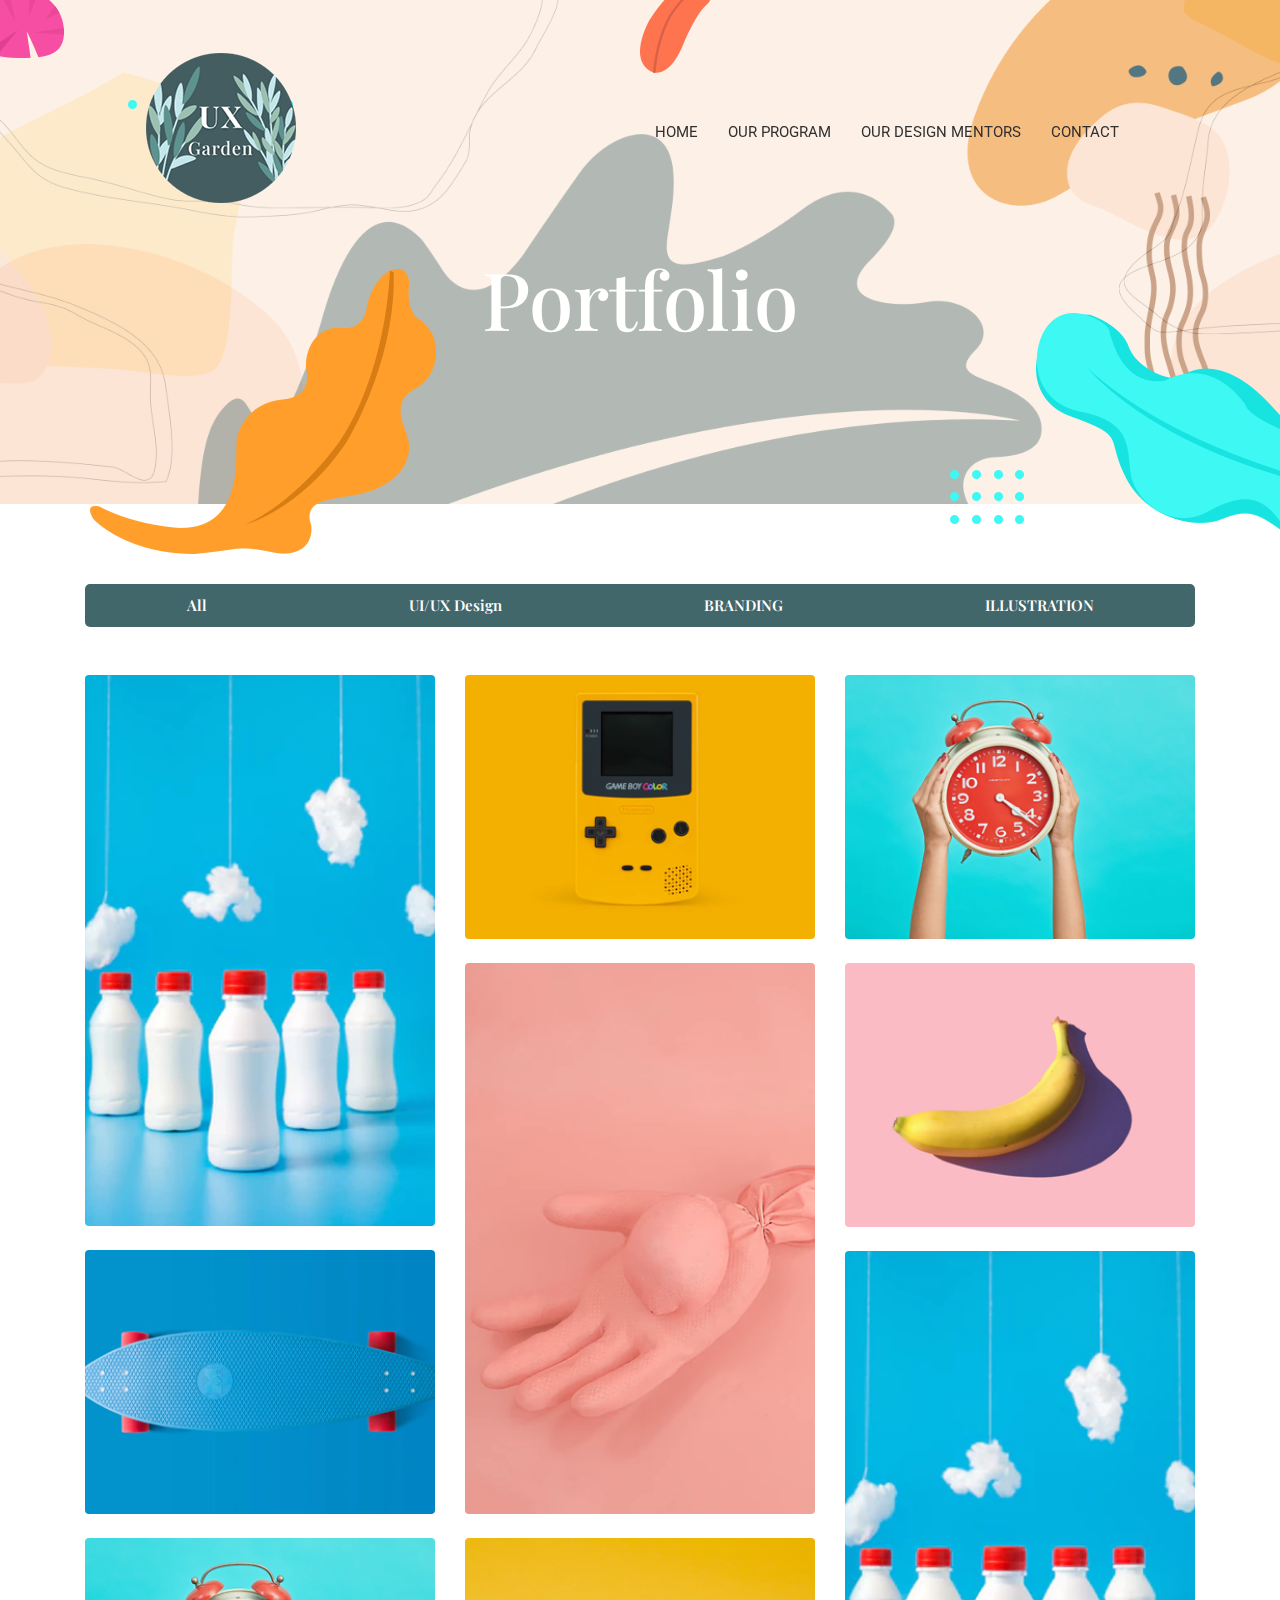
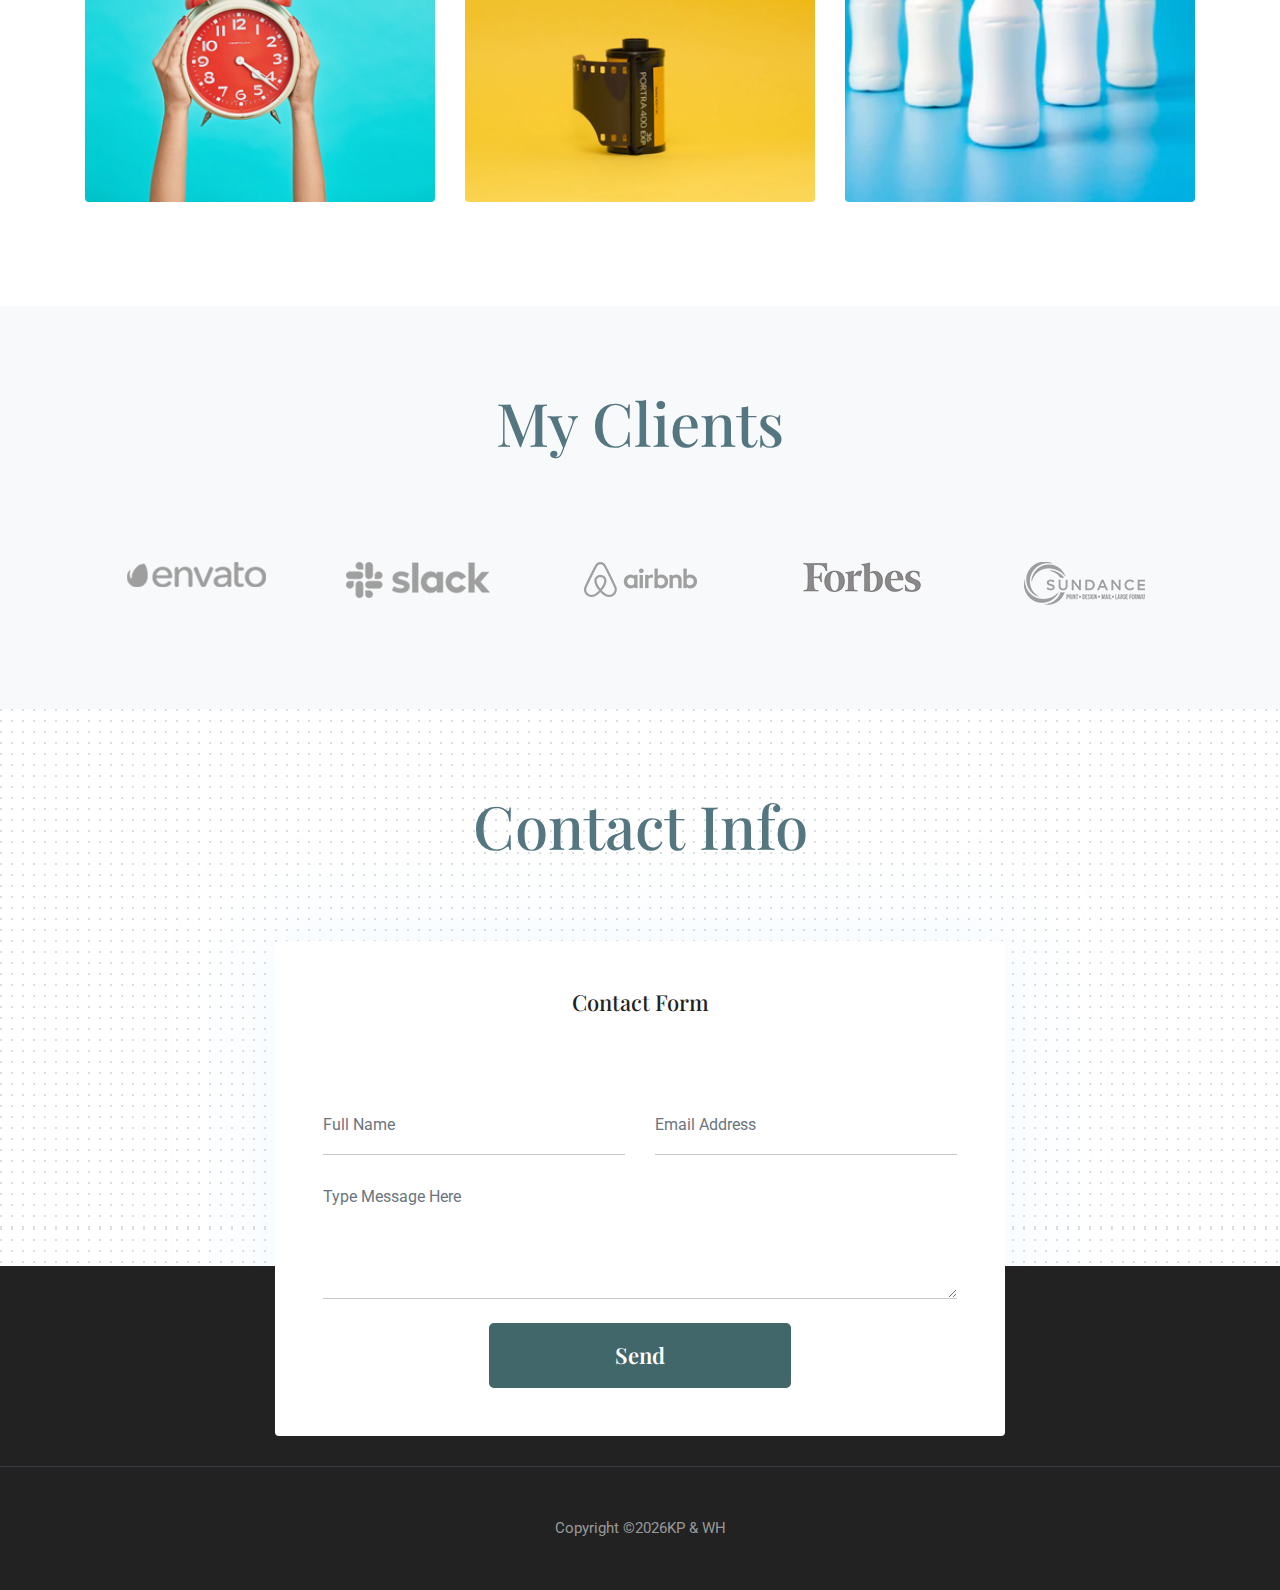
<file: portfolio.html>
<!DOCTYPE html>

<html lang="en">
  <head>

    <!-- Basic Page Needs
    ================================================== -->
    <meta charset="utf-8">
    <title>UX Garden</title>
  
    <!-- Mobile Specific Metas
    ================================================== -->
    <meta http-equiv="X-UA-Compatible" content="IE=edge">
    <meta name="description" content="UX Garden">
    <meta name="viewport" content="width=device-width, initial-scale=1.0, maximum-scale=5.0">
    <meta name="author" content="Katie Pang & William Huynh">
    <meta name="generator" content="KW Mentor Program">
    <!-- Favicon -->
    <link rel="shortcut icon" type="image/x-icon" href="images/favicon.png" />
    
    <!-- ** Plugins Needed for the Project ** -->
    <!-- Bootstrap -->
    <link rel="stylesheet" href="plugins/bootstrap/bootstrap.min.css">
    <!-- slick slider -->
    <link rel="stylesheet" href="plugins/slick/slick.css">
    <!-- themefy-icon -->
    <link rel="stylesheet" href="plugins/themify-icons/themify-icons.css">
  
    <!-- Main Stylesheet -->
    <link href="css/style.css" rel="stylesheet">
  
  </head>
<body>
  
<header class="navigation fixed-top">
  <nav class="navbar navbar-expand-lg navbar-dark">
    <a class="navbar-brand font-tertiary h3" href="index.html"><img src="images/logo.png" alt="Katie and William"></a>
    <button class="navbar-toggler" type="button" data-toggle="collapse" data-target="#navigation"
      aria-controls="navigation" aria-expanded="false" aria-label="Toggle navigation">
      <span class="navbar-toggler-icon"></span>
    </button>

    <div class="collapse navbar-collapse text-center" id="navigation">
      <ul class="navbar-nav ml-auto">
        <li class="nav-item">
          <a class="nav-link" href="index.html">Home</a>
        </li>
        <li class="nav-item">
          <a class="nav-link" href="our-program.html">Our Program</a>
        </li>
        <li class="nav-item">
          <a class="nav-link" href="our-design-mentors.html">Our Design Mentors</a>
        </li>
        <li class="nav-item">
          <a class="nav-link" href="contact.html">Contact</a>
        </li>
      </ul>
    </div>
  </nav>
</header>

<!-- page title -->
<section class="page-title bg-primary position-relative">
  <div class="container">
    <div class="row">
      <div class="col-12 text-center">
        <h1 class="text-white font-tertiary">Portfolio</h1>
      </div>
    </div>
  </div>
  <!-- background shapes -->
  <img src="images/illustrations/page-title.png" alt="illustrations" class="bg-shape-1 w-100">
  <img src="images/illustrations/leaf-pink-round.png" alt="illustrations" class="bg-shape-2">
  <img src="images/illustrations/dots-cyan.png" alt="illustrations" class="bg-shape-3">
  <img src="images/illustrations/leaf-orange.png" alt="illustrations" class="bg-shape-4">
  <img src="images/illustrations/leaf-yellow.png" alt="illustrations" class="bg-shape-5">
  <img src="images/illustrations/dots-group-cyan.png" alt="illustrations" class="bg-shape-6">
  <img src="images/illustrations/leaf-cyan-lg.png" alt="illustrations" class="bg-shape-7">
</section>
<!-- /page title -->

<!-- portfolio -->
<section class="section">
  <div class="container">
    <div class="row mb-5">
      <div class="col-12">
        <div class="btn-group btn-group-toggle justify-content-center d-flex" data-toggle="buttons">
          <label class="btn btn-sm btn-primary active">
            <input type="radio" name="shuffle-filter" value="all" checked="checked" />All
          </label>
          <label class="btn btn-sm btn-primary">
            <input type="radio" name="shuffle-filter" value="design" />UI/UX Design
          </label>
          <label class="btn btn-sm btn-primary">
            <input type="radio" name="shuffle-filter" value="branding" />BRANDING
          </label>
          <label class="btn btn-sm btn-primary">
            <input type="radio" name="shuffle-filter" value="illustration" />ILLUSTRATION
          </label>
        </div>
      </div>
    </div>
    <div class="row shuffle-wrapper">
      <div class="col-lg-4 col-6 mb-4 shuffle-item" data-groups="[&quot;design&quot;,&quot;illustration&quot;]">
        <div class="position-relative rounded hover-wrapper">
          <img src="images/portfolio/item-1.png" alt="portfolio-image" class="img-fluid rounded w-100 d-block">
          <div class="hover-overlay">
            <div class="hover-content">
              <a class="btn btn-light btn-sm" href="#!">view project</a>
            </div>
          </div>
        </div>
      </div>
      <div class="col-lg-4 col-6 mb-4 shuffle-item" data-groups="[&quot;branding&quot;]">
        <div class="position-relative rounded hover-wrapper">
          <img src="images/portfolio/item-2.png" alt="portfolio-image" class="img-fluid rounded w-100 d-block">
          <div class="hover-overlay">
            <div class="hover-content">
              <a class="btn btn-light btn-sm" href="#!">view project</a>
            </div>
          </div>
        </div>
      </div>
      <div class="col-lg-4 col-6 mb-4 shuffle-item" data-groups="[&quot;illustration&quot;]">
        <div class="position-relative rounded hover-wrapper">
          <img src="images/portfolio/item-3.png" alt="portfolio-image" class="img-fluid rounded w-100 d-block">
          <div class="hover-overlay">
            <div class="hover-content">
              <a class="btn btn-light btn-sm" href="#!">view project</a>
            </div>
          </div>
        </div>
      </div>
      <div class="col-lg-4 col-6 mb-4 shuffle-item" data-groups="[&quot;design&quot;,&quot;branding&quot;]">
        <div class="position-relative rounded hover-wrapper">
          <img src="images/portfolio/item-6.png" alt="portfolio-image" class="img-fluid rounded w-100 d-block">
          <div class="hover-overlay">
            <div class="hover-content">
              <a class="btn btn-light btn-sm" href="#!">view project</a>
            </div>
          </div>
        </div>
      </div>
      <div class="col-lg-4 col-6 mb-4 shuffle-item" data-groups="[&quot;illustration&quot;]">
        <div class="position-relative rounded hover-wrapper">
          <img src="images/portfolio/item-8.png" alt="portfolio-image" class="img-fluid rounded w-100 d-block">
          <div class="hover-overlay">
            <div class="hover-content">
              <a class="btn btn-light btn-sm" href="#!">view project</a>
            </div>
          </div>
        </div>
      </div>
      <div class="col-lg-4 col-6 mb-4 shuffle-item" data-groups="[&quot;design&quot;]">
        <div class="position-relative rounded hover-wrapper">
          <img src="images/portfolio/item-5.png" alt="portfolio-image" class="img-fluid rounded w-100 d-block">
          <div class="hover-overlay">
            <div class="hover-content">
              <a class="btn btn-light btn-sm" href="#!">view project</a>
            </div>
          </div>
        </div>
      </div>
      <div class="col-lg-4 col-6 mb-4 shuffle-item" data-groups="[&quot;branding&quot;]">
        <div class="position-relative rounded hover-wrapper">
          <img src="images/portfolio/item-1.png" alt="portfolio-image" class="img-fluid rounded w-100 d-block">
          <div class="hover-overlay">
            <div class="hover-content">
              <a class="btn btn-light btn-sm" href="#!">view project</a>
            </div>
          </div>
        </div>
      </div>
      <div class="col-lg-4 col-6 mb-4 shuffle-item" data-groups="[&quot;design&quot;,&quot;illustration&quot;,&quot;branding&quot;]">
        <div class="position-relative rounded hover-wrapper">
          <img src="images/portfolio/item-3.png" alt="portfolio-image" class="img-fluid rounded w-100 d-block">
          <div class="hover-overlay">
            <div class="hover-content">
              <a class="btn btn-light btn-sm" href="#!">view project</a>
            </div>
          </div>
        </div>
      </div>
      <div class="col-lg-4 col-6 mb-4 shuffle-item illustration" data-groups="[&quot;illustration&quot;]">
        <div class="position-relative rounded hover-wrapper">
          <img src="images/portfolio/item-7.png" alt="portfolio-image" class="img-fluid rounded w-100 d-block">
          <div class="hover-overlay">
            <div class="hover-content">
              <a class="btn btn-light btn-sm" href="#!">view project</a>
            </div>
          </div>
        </div>
      </div>
    </div>
  </div>
</section>
<!-- /portfolio -->

<!-- clients -->
<section class="section bg-light">
  <div class="container">
    <div class="row">
      <div class="col-12 text-center">
        <h2 class="section-title">My Clients</h2>
      </div>
    </div>
    <div class="row">
      <div class="col-12">
        <div class="client-logo-slider d-flex align-items-center">
          <a href="contact.html" class="text-center d-block outline-0 p-4"><img class="d-unset img-fluid"
              src="images/clients-logo/client-logo-1.png" alt="client-logo"></a>
          <a href="contact.html" class="text-center d-block outline-0 p-4"><img class="d-unset img-fluid"
              src="images/clients-logo/client-logo-2.png" alt="client-logo"></a>
          <a href="contact.html" class="text-center d-block outline-0 p-4"><img class="d-unset img-fluid"
              src="images/clients-logo/client-logo-3.png" alt="client-logo"></a>
          <a href="contact.html" class="text-center d-block outline-0 p-4"><img class="d-unset img-fluid"
              src="images/clients-logo/client-logo-4.png" alt="client-logo"></a>
          <a href="contact.html" class="text-center d-block outline-0 p-4"><img class="d-unset img-fluid"
              src="images/clients-logo/client-logo-5.png" alt="client-logo"></a>
          <a href="contact.html" class="text-center d-block outline-0 p-4"><img class="d-unset img-fluid"
              src="images/clients-logo/client-logo-1.png" alt="client-logo"></a>
          <a href="contact.html" class="text-center d-block outline-0 p-4"><img class="d-unset img-fluid"
              src="images/clients-logo/client-logo-2.png" alt="client-logo"></a>
          <a href="contact.html" class="text-center d-block outline-0 p-4"><img class="d-unset img-fluid"
              src="images/clients-logo/client-logo-3.png" alt="client-logo"></a>
          <a href="contact.html" class="text-center d-block outline-0 p-4"><img class="d-unset img-fluid"
              src="images/clients-logo/client-logo-4.png" alt="client-logo"></a>
          <a href="contact.html" class="text-center d-block outline-0 p-4"><img class="d-unset img-fluid"
              src="images/clients-logo/client-logo-5.png" alt="client-logo"></a>
        </div>
      </div>
    </div>
  </div>
</section>
<!-- /clients -->

<!-- contact -->
<section class="section section-on-footer" data-background="images/backgrounds/bg-dots.png">
  <div class="container">
    <div class="row">
      <div class="col-12 text-center">
        <h2 class="section-title">Contact Info</h2>
      </div>
      <div class="col-lg-8 mx-auto">
        <div class="bg-white rounded text-center p-5 shadow-down">
          <h4 class="mb-80">Contact Form</h4>
          <form action="#" class="row">
            <div class="col-md-6">
              <input type="text" id="name" name="name" placeholder="Full Name" class="form-control px-0 mb-4" required>
            </div>
            <div class="col-md-6">
              <input type="email" id="email" name="email" placeholder="Email Address" class="form-control px-0 mb-4" required>
            </div>
            <div class="col-12">
              <textarea name="message" id="message" class="form-control px-0 mb-4"
                placeholder="Type Message Here" required></textarea>
            </div>
            <div class="col-lg-6 col-10 mx-auto">
              <button class="btn btn-primary w-100">send</button>
            </div>
          </form>
        </div>
      </div>
    </div>
  </div>
</section>
<!-- /contact -->

<!-- footer -->
<footer class="bg-dark footer-section">
  <div class="border-top text-center border-dark py-5">
    <p class="mb-0 text-light">Copyright &copy;<script>
        var CurrentYear = new Date().getFullYear()
        document.write(CurrentYear)
      </script>KP & WH</a></p>
  </div>
</footer>
<!-- /footer -->

<!-- jQuery -->
<script src="plugins/jQuery/jquery.min.js"></script>
<!-- Bootstrap JS -->
<script src="plugins/bootstrap/bootstrap.min.js"></script>
<!-- slick slider -->
<script src="plugins/slick/slick.min.js"></script>
<!-- filter -->
<script src="plugins/shuffle/shuffle.min.js"></script>

<!-- Main Script -->
<script src="js/script.js"></script>

</body>
</html>
</file>
<file: plugins/themify-icons/themify-icons.css>
@font-face{font-family:themify;src:url(fonts/themify.eot?-fvbane);src:url(fonts/themify.eot?#iefix-fvbane) format('embedded-opentype'),url(fonts/themify.woff?-fvbane) format('woff'),url(fonts/themify.ttf?-fvbane) format('truetype'),url(fonts/themify.svg?-fvbane#themify) format('svg');font-weight:400;font-style:normal}[class*=" ti-"],[class^=ti-]{font-family:themify;speak:none;font-style:normal;font-weight:400;font-variant:normal;text-transform:none;line-height:1;-webkit-font-smoothing:antialiased;-moz-osx-font-smoothing:grayscale}.ti-wand:before{content:"\e600"}.ti-volume:before{content:"\e601"}.ti-user:before{content:"\e602"}.ti-unlock:before{content:"\e603"}.ti-unlink:before{content:"\e604"}.ti-trash:before{content:"\e605"}.ti-thought:before{content:"\e606"}.ti-target:before{content:"\e607"}.ti-tag:before{content:"\e608"}.ti-tablet:before{content:"\e609"}.ti-star:before{content:"\e60a"}.ti-spray:before{content:"\e60b"}.ti-signal:before{content:"\e60c"}.ti-shopping-cart:before{content:"\e60d"}.ti-shopping-cart-full:before{content:"\e60e"}.ti-settings:before{content:"\e60f"}.ti-search:before{content:"\e610"}.ti-zoom-in:before{content:"\e611"}.ti-zoom-out:before{content:"\e612"}.ti-cut:before{content:"\e613"}.ti-ruler:before{content:"\e614"}.ti-ruler-pencil:before{content:"\e615"}.ti-ruler-alt:before{content:"\e616"}.ti-bookmark:before{content:"\e617"}.ti-bookmark-alt:before{content:"\e618"}.ti-reload:before{content:"\e619"}.ti-plus:before{content:"\e61a"}.ti-pin:before{content:"\e61b"}.ti-pencil:before{content:"\e61c"}.ti-pencil-alt:before{content:"\e61d"}.ti-paint-roller:before{content:"\e61e"}.ti-paint-bucket:before{content:"\e61f"}.ti-na:before{content:"\e620"}.ti-mobile:before{content:"\e621"}.ti-minus:before{content:"\e622"}.ti-medall:before{content:"\e623"}.ti-medall-alt:before{content:"\e624"}.ti-marker:before{content:"\e625"}.ti-marker-alt:before{content:"\e626"}.ti-arrow-up:before{content:"\e627"}.ti-arrow-right:before{content:"\e628"}.ti-arrow-left:before{content:"\e629"}.ti-arrow-down:before{content:"\e62a"}.ti-lock:before{content:"\e62b"}.ti-location-arrow:before{content:"\e62c"}.ti-link:before{content:"\e62d"}.ti-layout:before{content:"\e62e"}.ti-layers:before{content:"\e62f"}.ti-layers-alt:before{content:"\e630"}.ti-key:before{content:"\e631"}.ti-import:before{content:"\e632"}.ti-image:before{content:"\e633"}.ti-heart:before{content:"\e634"}.ti-heart-broken:before{content:"\e635"}.ti-hand-stop:before{content:"\e636"}.ti-hand-open:before{content:"\e637"}.ti-hand-drag:before{content:"\e638"}.ti-folder:before{content:"\e639"}.ti-flag:before{content:"\e63a"}.ti-flag-alt:before{content:"\e63b"}.ti-flag-alt-2:before{content:"\e63c"}.ti-eye:before{content:"\e63d"}.ti-export:before{content:"\e63e"}.ti-exchange-vertical:before{content:"\e63f"}.ti-desktop:before{content:"\e640"}.ti-cup:before{content:"\e641"}.ti-crown:before{content:"\e642"}.ti-comments:before{content:"\e643"}.ti-comment:before{content:"\e644"}.ti-comment-alt:before{content:"\e645"}.ti-close:before{content:"\e646"}.ti-clip:before{content:"\e647"}.ti-angle-up:before{content:"\e648"}.ti-angle-right:before{content:"\e649"}.ti-angle-left:before{content:"\e64a"}.ti-angle-down:before{content:"\e64b"}.ti-check:before{content:"\e64c"}.ti-check-box:before{content:"\e64d"}.ti-camera:before{content:"\e64e"}.ti-announcement:before{content:"\e64f"}.ti-brush:before{content:"\e650"}.ti-briefcase:before{content:"\e651"}.ti-bolt:before{content:"\e652"}.ti-bolt-alt:before{content:"\e653"}.ti-blackboard:before{content:"\e654"}.ti-bag:before{content:"\e655"}.ti-move:before{content:"\e656"}.ti-arrows-vertical:before{content:"\e657"}.ti-arrows-horizontal:before{content:"\e658"}.ti-fullscreen:before{content:"\e659"}.ti-arrow-top-right:before{content:"\e65a"}.ti-arrow-top-left:before{content:"\e65b"}.ti-arrow-circle-up:before{content:"\e65c"}.ti-arrow-circle-right:before{content:"\e65d"}.ti-arrow-circle-left:before{content:"\e65e"}.ti-arrow-circle-down:before{content:"\e65f"}.ti-angle-double-up:before{content:"\e660"}.ti-angle-double-right:before{content:"\e661"}.ti-angle-double-left:before{content:"\e662"}.ti-angle-double-down:before{content:"\e663"}.ti-zip:before{content:"\e664"}.ti-world:before{content:"\e665"}.ti-wheelchair:before{content:"\e666"}.ti-view-list:before{content:"\e667"}.ti-view-list-alt:before{content:"\e668"}.ti-view-grid:before{content:"\e669"}.ti-uppercase:before{content:"\e66a"}.ti-upload:before{content:"\e66b"}.ti-underline:before{content:"\e66c"}.ti-truck:before{content:"\e66d"}.ti-timer:before{content:"\e66e"}.ti-ticket:before{content:"\e66f"}.ti-thumb-up:before{content:"\e670"}.ti-thumb-down:before{content:"\e671"}.ti-text:before{content:"\e672"}.ti-stats-up:before{content:"\e673"}.ti-stats-down:before{content:"\e674"}.ti-split-v:before{content:"\e675"}.ti-split-h:before{content:"\e676"}.ti-smallcap:before{content:"\e677"}.ti-shine:before{content:"\e678"}.ti-shift-right:before{content:"\e679"}.ti-shift-left:before{content:"\e67a"}.ti-shield:before{content:"\e67b"}.ti-notepad:before{content:"\e67c"}.ti-server:before{content:"\e67d"}.ti-quote-right:before{content:"\e67e"}.ti-quote-left:before{content:"\e67f"}.ti-pulse:before{content:"\e680"}.ti-printer:before{content:"\e681"}.ti-power-off:before{content:"\e682"}.ti-plug:before{content:"\e683"}.ti-pie-chart:before{content:"\e684"}.ti-paragraph:before{content:"\e685"}.ti-panel:before{content:"\e686"}.ti-package:before{content:"\e687"}.ti-music:before{content:"\e688"}.ti-music-alt:before{content:"\e689"}.ti-mouse:before{content:"\e68a"}.ti-mouse-alt:before{content:"\e68b"}.ti-money:before{content:"\e68c"}.ti-microphone:before{content:"\e68d"}.ti-menu:before{content:"\e68e"}.ti-menu-alt:before{content:"\e68f"}.ti-map:before{content:"\e690"}.ti-map-alt:before{content:"\e691"}.ti-loop:before{content:"\e692"}.ti-location-pin:before{content:"\e693"}.ti-list:before{content:"\e694"}.ti-light-bulb:before{content:"\e695"}.ti-Italic:before{content:"\e696"}.ti-info:before{content:"\e697"}.ti-infinite:before{content:"\e698"}.ti-id-badge:before{content:"\e699"}.ti-hummer:before{content:"\e69a"}.ti-home:before{content:"\e69b"}.ti-help:before{content:"\e69c"}.ti-headphone:before{content:"\e69d"}.ti-harddrives:before{content:"\e69e"}.ti-harddrive:before{content:"\e69f"}.ti-gift:before{content:"\e6a0"}.ti-game:before{content:"\e6a1"}.ti-filter:before{content:"\e6a2"}.ti-files:before{content:"\e6a3"}.ti-file:before{content:"\e6a4"}.ti-eraser:before{content:"\e6a5"}.ti-envelope:before{content:"\e6a6"}.ti-download:before{content:"\e6a7"}.ti-direction:before{content:"\e6a8"}.ti-direction-alt:before{content:"\e6a9"}.ti-dashboard:before{content:"\e6aa"}.ti-control-stop:before{content:"\e6ab"}.ti-control-shuffle:before{content:"\e6ac"}.ti-control-play:before{content:"\e6ad"}.ti-control-pause:before{content:"\e6ae"}.ti-control-forward:before{content:"\e6af"}.ti-control-backward:before{content:"\e6b0"}.ti-cloud:before{content:"\e6b1"}.ti-cloud-up:before{content:"\e6b2"}.ti-cloud-down:before{content:"\e6b3"}.ti-clipboard:before{content:"\e6b4"}.ti-car:before{content:"\e6b5"}.ti-calendar:before{content:"\e6b6"}.ti-book:before{content:"\e6b7"}.ti-bell:before{content:"\e6b8"}.ti-basketball:before{content:"\e6b9"}.ti-bar-chart:before{content:"\e6ba"}.ti-bar-chart-alt:before{content:"\e6bb"}.ti-back-right:before{content:"\e6bc"}.ti-back-left:before{content:"\e6bd"}.ti-arrows-corner:before{content:"\e6be"}.ti-archive:before{content:"\e6bf"}.ti-anchor:before{content:"\e6c0"}.ti-align-right:before{content:"\e6c1"}.ti-align-left:before{content:"\e6c2"}.ti-align-justify:before{content:"\e6c3"}.ti-align-center:before{content:"\e6c4"}.ti-alert:before{content:"\e6c5"}.ti-alarm-clock:before{content:"\e6c6"}.ti-agenda:before{content:"\e6c7"}.ti-write:before{content:"\e6c8"}.ti-window:before{content:"\e6c9"}.ti-widgetized:before{content:"\e6ca"}.ti-widget:before{content:"\e6cb"}.ti-widget-alt:before{content:"\e6cc"}.ti-wallet:before{content:"\e6cd"}.ti-video-clapper:before{content:"\e6ce"}.ti-video-camera:before{content:"\e6cf"}.ti-vector:before{content:"\e6d0"}.ti-themify-logo:before{content:"\e6d1"}.ti-themify-favicon:before{content:"\e6d2"}.ti-themify-favicon-alt:before{content:"\e6d3"}.ti-support:before{content:"\e6d4"}.ti-stamp:before{content:"\e6d5"}.ti-split-v-alt:before{content:"\e6d6"}.ti-slice:before{content:"\e6d7"}.ti-shortcode:before{content:"\e6d8"}.ti-shift-right-alt:before{content:"\e6d9"}.ti-shift-left-alt:before{content:"\e6da"}.ti-ruler-alt-2:before{content:"\e6db"}.ti-receipt:before{content:"\e6dc"}.ti-pin2:before{content:"\e6dd"}.ti-pin-alt:before{content:"\e6de"}.ti-pencil-alt2:before{content:"\e6df"}.ti-palette:before{content:"\e6e0"}.ti-more:before{content:"\e6e1"}.ti-more-alt:before{content:"\e6e2"}.ti-microphone-alt:before{content:"\e6e3"}.ti-magnet:before{content:"\e6e4"}.ti-line-double:before{content:"\e6e5"}.ti-line-dotted:before{content:"\e6e6"}.ti-line-dashed:before{content:"\e6e7"}.ti-layout-width-full:before{content:"\e6e8"}.ti-layout-width-default:before{content:"\e6e9"}.ti-layout-width-default-alt:before{content:"\e6ea"}.ti-layout-tab:before{content:"\e6eb"}.ti-layout-tab-window:before{content:"\e6ec"}.ti-layout-tab-v:before{content:"\e6ed"}.ti-layout-tab-min:before{content:"\e6ee"}.ti-layout-slider:before{content:"\e6ef"}.ti-layout-slider-alt:before{content:"\e6f0"}.ti-layout-sidebar-right:before{content:"\e6f1"}.ti-layout-sidebar-none:before{content:"\e6f2"}.ti-layout-sidebar-left:before{content:"\e6f3"}.ti-layout-placeholder:before{content:"\e6f4"}.ti-layout-menu:before{content:"\e6f5"}.ti-layout-menu-v:before{content:"\e6f6"}.ti-layout-menu-separated:before{content:"\e6f7"}.ti-layout-menu-full:before{content:"\e6f8"}.ti-layout-media-right-alt:before{content:"\e6f9"}.ti-layout-media-right:before{content:"\e6fa"}.ti-layout-media-overlay:before{content:"\e6fb"}.ti-layout-media-overlay-alt:before{content:"\e6fc"}.ti-layout-media-overlay-alt-2:before{content:"\e6fd"}.ti-layout-media-left-alt:before{content:"\e6fe"}.ti-layout-media-left:before{content:"\e6ff"}.ti-layout-media-center-alt:before{content:"\e700"}.ti-layout-media-center:before{content:"\e701"}.ti-layout-list-thumb:before{content:"\e702"}.ti-layout-list-thumb-alt:before{content:"\e703"}.ti-layout-list-post:before{content:"\e704"}.ti-layout-list-large-image:before{content:"\e705"}.ti-layout-line-solid:before{content:"\e706"}.ti-layout-grid4:before{content:"\e707"}.ti-layout-grid3:before{content:"\e708"}.ti-layout-grid2:before{content:"\e709"}.ti-layout-grid2-thumb:before{content:"\e70a"}.ti-layout-cta-right:before{content:"\e70b"}.ti-layout-cta-left:before{content:"\e70c"}.ti-layout-cta-center:before{content:"\e70d"}.ti-layout-cta-btn-right:before{content:"\e70e"}.ti-layout-cta-btn-left:before{content:"\e70f"}.ti-layout-column4:before{content:"\e710"}.ti-layout-column3:before{content:"\e711"}.ti-layout-column2:before{content:"\e712"}.ti-layout-accordion-separated:before{content:"\e713"}.ti-layout-accordion-merged:before{content:"\e714"}.ti-layout-accordion-list:before{content:"\e715"}.ti-ink-pen:before{content:"\e716"}.ti-info-alt:before{content:"\e717"}.ti-help-alt:before{content:"\e718"}.ti-headphone-alt:before{content:"\e719"}.ti-hand-point-up:before{content:"\e71a"}.ti-hand-point-right:before{content:"\e71b"}.ti-hand-point-left:before{content:"\e71c"}.ti-hand-point-down:before{content:"\e71d"}.ti-gallery:before{content:"\e71e"}.ti-face-smile:before{content:"\e71f"}.ti-face-sad:before{content:"\e720"}.ti-credit-card:before{content:"\e721"}.ti-control-skip-forward:before{content:"\e722"}.ti-control-skip-backward:before{content:"\e723"}.ti-control-record:before{content:"\e724"}.ti-control-eject:before{content:"\e725"}.ti-comments-smiley:before{content:"\e726"}.ti-brush-alt:before{content:"\e727"}.ti-youtube:before{content:"\e728"}.ti-vimeo:before{content:"\e729"}.ti-twitter:before{content:"\e72a"}.ti-time:before{content:"\e72b"}.ti-tumblr:before{content:"\e72c"}.ti-skype:before{content:"\e72d"}.ti-share:before{content:"\e72e"}.ti-share-alt:before{content:"\e72f"}.ti-rocket:before{content:"\e730"}.ti-pinterest:before{content:"\e731"}.ti-new-window:before{content:"\e732"}.ti-microsoft:before{content:"\e733"}.ti-list-ol:before{content:"\e734"}.ti-linkedin:before{content:"\e735"}.ti-layout-sidebar-2:before{content:"\e736"}.ti-layout-grid4-alt:before{content:"\e737"}.ti-layout-grid3-alt:before{content:"\e738"}.ti-layout-grid2-alt:before{content:"\e739"}.ti-layout-column4-alt:before{content:"\e73a"}.ti-layout-column3-alt:before{content:"\e73b"}.ti-layout-column2-alt:before{content:"\e73c"}.ti-instagram:before{content:"\e73d"}.ti-google:before{content:"\e73e"}.ti-github:before{content:"\e73f"}.ti-flickr:before{content:"\e740"}.ti-facebook:before{content:"\e741"}.ti-dropbox:before{content:"\e742"}.ti-dribbble:before{content:"\e743"}.ti-apple:before{content:"\e744"}.ti-android:before{content:"\e745"}.ti-save:before{content:"\e746"}.ti-save-alt:before{content:"\e747"}.ti-yahoo:before{content:"\e748"}.ti-wordpress:before{content:"\e749"}.ti-vimeo-alt:before{content:"\e74a"}.ti-twitter-alt:before{content:"\e74b"}.ti-tumblr-alt:before{content:"\e74c"}.ti-trello:before{content:"\e74d"}.ti-stack-overflow:before{content:"\e74e"}.ti-soundcloud:before{content:"\e74f"}.ti-sharethis:before{content:"\e750"}.ti-sharethis-alt:before{content:"\e751"}.ti-reddit:before{content:"\e752"}.ti-pinterest-alt:before{content:"\e753"}.ti-microsoft-alt:before{content:"\e754"}.ti-linux:before{content:"\e755"}.ti-jsfiddle:before{content:"\e756"}.ti-joomla:before{content:"\e757"}.ti-html5:before{content:"\e758"}.ti-flickr-alt:before{content:"\e759"}.ti-email:before{content:"\e75a"}.ti-drupal:before{content:"\e75b"}.ti-dropbox-alt:before{content:"\e75c"}.ti-css3:before{content:"\e75d"}.ti-rss:before{content:"\e75e"}.ti-rss-alt:before{content:"\e75f"}
</file>
<file: css/style.css>
/*  typography */
@import url("https://fonts.googleapis.com/css?family=Playfair+Display:700|Roboto:400");
body {
  line-height: 1.2;
  font-family: "Roboto", sans-serif;
  -webkit-font-smoothing: antialiased;
  font-size: 15px;
  color: #4c4c4c;
}

p, .paragraph {
  font-weight: 400;
  color: #4c4c4c;
  font-size: 15px;
  line-height: 1.8;
  font-family: "Roboto", sans-serif;
}
p-lg, .paragraph-lg {
  font-size: 22px;
}

h1, h2, h3, h4, h5, h6 {
  color: #222222;
  font-family: "Playfair Display", serif;
  line-height: 1.2;
}

h1, .h1 {
  font-size: 80px;
}
@media (max-width: 991px) {
  h1, .h1 {
    font-size: 65px;
  }
}

h2, .h2 {
  font-size: 60px;
  color: #537681;
}
@media (max-width: 991px) {
  h2, .h2 {
    font-size: 50px;
  }
}

h3, .h3 {
  font-size: 40px;
  color: #435d61;
  word-break: break-word;
  hyphens: auto;
}

h4, .h4 {
  font-size: 22px;
}

h5, .h5 {
  font-size: 18px;
}

h6, .h6 {
  font-size: 14px;
}

/* Button style */
.btn {
  font-size: 22px;
  font-family: "Playfair Display", serif;
  text-transform: capitalize;
  padding: 16px 44px;
  border-radius: 5px;
  font-weight: 600;
  border: 0;
  position: relative;
  z-index: 1;
  transition: 0.2s ease;
}
.btn:focus {
  outline: 0;
  box-shadow: none !important;
}
.btn:active {
  box-shadow: none;
}
.btn-sm {
  font-size: 15px;
  padding: 10px 30px;
}
.btn-xs {
  padding: 5px 10px;
  font-size: 15px;
}

.btn-primary {
  background: #42676a;
  color: #fff;
}
.btn-primary:active {
  background: #53777a !important;
}
.btn-primary:hover {
  background: #53777a;
}
.btn-primary.focus, .btn-primary.active {
  background: #42676a !important;
  box-shadow: none !important;
}

.btn-transparent {
  background: transparent;
  color: #42676a;
  font-weight: bold;
}
.btn-transparent:active, .btn-transparent:hover {
  color: #42676a;
}

.btn-link {
  color: #303030;
  font-family: "Roboto", sans-serif;
}
.btn-link:hover {
  color: #53777a;
}

body {
  background-color: #fff !important;
  overflow-x: hidden;
}

::-moz-selection {
  background: #42676a;
  color: #fff;
}

::selection {
  background: #42676a;
  color: #fff;
}

/* preloader */
.preloader {
  position: fixed;
  top: 0;
  left: 0;
  right: 0;
  bottom: 0;
  background-color: #fff;
  z-index: 999;
  display: flex;
  align-items: center;
  justify-content: center;
}

ol,
ul {
  margin: 0px;
}

img {
  vertical-align: middle;
  border: 0;
}

a,
a:hover,
a:focus {
  text-decoration: none;
}

a,
button,
select {
  cursor: pointer;
  transition: 0.2s ease;
}
a:focus,
button:focus,
select:focus {
  outline: 0;
}

a.text-dark:hover {
  color: #42676a !important;
}

a:hover {
  color: #42676a;
}

.slick-slide {
  outline: 0;
}

.section {
  padding-top: 80px;
  padding-bottom: 80px;
}
.section-title {
  margin-bottom: 80px;
  font-family: "Playfair Display", serif;
}

.bg-cover {
  background-size: cover;
  background-position: center center;
  background-repeat: no-repeat;
}

/* overlay */
.overlay {
  position: relative;
}
.overlay::before {
  position: absolute;
  content: "";
  height: 100%;
  width: 100%;
  top: 0;
  left: 0;
  background: #303030;
  opacity: 0.5;
}

.outline-0 {
  outline: 0 !important;
}

.d-unset {
  display: unset !important;
}

.bg-primary {
  background: url(../images//backgrounds/background-image.svg);
  background-position: center center;
  background-size: cover;
  background-attachment: fixed;
}

.bg-gray {
  background: #eaeaea !important;
}

.text-primary {
  color: #42676a !important;
}

.text-color {
  color: #4c4c4c;
}

.text-dark {
  color: #303030 !important;
}

.text-light {
  color: #999999 !important;
}

.mb-10 {
  margin-bottom: 10px !important;
}

.mb-20 {
  margin-bottom: 20px !important;
}

.mb-30 {
  margin-bottom: 30px !important;
}

.mb-40 {
  margin-bottom: 40px !important;
}

.mb-50 {
  margin-bottom: 50px !important;
}

.mb-60 {
  margin-bottom: 60px !important;
}

.mb-70 {
  margin-bottom: 70px !important;
}

.mb-80 {
  margin-bottom: 80px !important;
}

.mb-90 {
  margin-bottom: 90px !important;
}

.mb-100 {
  margin-bottom: 100px !important;
}

.zindex-1 {
  z-index: 1;
}

.rounded-lg {
  border-radius: 15px;
}

.overflow-hidden {
  overflow: hidden;
}

.font-secondary {
  font-family: "Playfair Display", serif !important;
}

.font-tertiary {
  font-family: "Playfair Display", serif !important;
}

.shadow {
  box-shadow: 0px 18px 39.1px 6.9px rgba(224, 241, 255, 0.34) !important;
}

.bg-dark {
  background-color: #222222 !important;
}

/* icon */
.icon {
  font-size: 45px;
}

.icon-bg {
  height: 100px;
  width: 100px;
  line-height: 100px;
  text-align: center;
}

.icon-light {
  color: #c8d5ef;
}

/* /icon */
/* slick slider */
.slick-dots {
  text-align: center;
  padding-left: 0;
}
.slick-dots li {
  display: inline-block;
  margin: 2px;
}
.slick-dots li.slick-active button {
  background: #fff;
  width: 25px;
}
.slick-dots li button {
  height: 6px;
  width: 12px;
  background: rgba(255, 255, 255, 0.5);
  color: transparent;
  border-radius: 10px;
  overflow: hidden;
  transition: 0.2s ease;
  border: 0;
}

/* /slick slider */
/* form */
.form-control {
  border: 0;
  border-radius: 0;
  border-bottom: 1px solid #c7c7c7;
  height: 60px;
}
.form-control:focus {
  border-color: #42676a;
  outline: 0;
  box-shadow: none !important;
}

textarea.form-control {
  height: 120px;
}

/* /form */
/* card */
.card {
  border: 0;
}
.card-header {
  border: 0;
  border-bottom: solid 2px #DADDE5;
}
.card-footer {
  border: 0;
}

.card-body {
  padding: 3.25rem;
}

/* /card */
.navigation {
  padding: 40px 130px;
  transition: 0.3s ease;
}
.navigation.nav-bg {
  background-color: #b39776;
  padding: 15px 100px;
}
@media (max-width: 991px) {
  .navigation.nav-bg {
    padding: 15px 20px;
  }
}
@media (max-width: 991px) {
  .navigation {
    padding: 20px;
    background: #42676a;
  }
}

.navbar .nav-item .nav-link {
  font-family: "Roboto", sans-serif;
  text-transform: uppercase;
  padding: 15px;
}
.navbar .nav-item.active {
  font-weight: bold;
}

.navbar-dark .navbar-nav .nav-link {
  color: #303030;
}

.navbar-dark .navbar-nav .nav-link:hover {
  color: #ffffff;
}

.hero-area {
  padding: 300px 0 200px;
  position: relative;
}
@media (max-width: 767px) {
  .hero-area {
    padding: 250px 0 150px;
    overflow: hidden;
  }
}
.hero-area h1 {
  position: relative;
  z-index: 2;
  color: #222222;
}
.hero-area p {
  position: relative;
  z-index: 2;
}

.layer {
  position: absolute;
  z-index: 1;
}

#l1 {
  bottom: 0;
  left: 0;
}

#l2 {
  top: 190px;
  left: -250px;
}

#l3 {
  top: 200px;
  left: 40%;
}

#l4 {
  top: 200px;
  right: 40%;
}

#l5 {
  top: 100px;
  right: -150px;
}

#l6 {
  bottom: -20px;
  left: 10%;
}

#l7 {
  bottom: 100px;
  left: 20%;
}

#l8 {
  bottom: 160px;
  right: 45%;
}

#l9 {
  bottom: 100px;
  right: -10px;
}

.layer-bg {
  position: absolute;
  bottom: 0;
  left: 0;
}

/* skills */
.progress-wrapper {
  height: 130px;
  overflow: hidden;
}

.wave {
  position: absolute;
  width: 100%;
  height: 100%;
}
.wave::before, .wave::after {
  content: "";
  position: absolute;
  width: 800px;
  height: 800px;
  bottom: 0;
  left: 50%;
  background-color: rgba(255, 255, 255, 0.4);
  border-radius: 45%;
  transform: translateX(-50%) rotate(0);
  -webkit-animation: rotate 6s linear infinite;
          animation: rotate 6s linear infinite;
  z-index: 10;
}
.wave::after {
  border-radius: 47%;
  background-color: rgba(255, 255, 255, 0.9);
  transform: translateX(-50%) rotate(0);
  -webkit-animation: rotate 10s linear -5s infinite;
          animation: rotate 10s linear -5s infinite;
  z-index: 20;
}

@-webkit-keyframes rotate {
  50% {
    transform: translateX(-50%) rotate(180deg);
  }
  100% {
    transform: translateX(-50%) rotate(360deg);
  }
}

@keyframes rotate {
  50% {
    transform: translateX(-50%) rotate(180deg);
  }
  100% {
    transform: translateX(-50%) rotate(360deg);
  }
}
/* /skills */
/* education */
.edu-bg-image {
  position: absolute;
  left: 0;
  top: -300px;
  z-index: -1;
}

/* /education */
/* service */
.hover-bg-primary {
  transition: 0.3s ease;
}
.hover-bg-primary:hover {
  background: #42676a;
}
.hover-bg-primary:hover * {
  color: #fff;
}

.active-bg-primary {
  transition: 0.3s ease;
  background: #42676a;
}
.active-bg-primary * {
  color: #fff;
}

.hover-shadow {
  transition: 0.2s ease;
}
.hover-shadow:hover {
  box-shadow: 0px 18px 40px 8px rgba(224, 241, 255, 0.54) !important;
}

/* /service */
/* portfolio */
.hover-wrapper {
  overflow: hidden;
}
.hover-wrapper img {
  transition: 0.3s ease;
  transform: scale(1.1);
}
.hover-wrapper:hover img {
  transform: scale(1);
}
.hover-wrapper:hover .hover-overlay {
  opacity: 1;
  visibility: visible;
}

.hover-overlay {
  position: absolute;
  height: 100%;
  width: 100%;
  border-radius: inherit;
  top: 0;
  left: 0;
  background: rgba(0, 0, 0, 0.3);
  opacity: 0;
  visibility: hidden;
  transition: 0.3s ease;
}

.hover-content {
  position: absolute;
  top: 50%;
  transform: translateY(-50%);
  left: 0;
  right: 0;
  text-align: center;
}

/* /portfolio */
/* testimonial */
.testimonial-content strong {
  color: #2bfdff;
  font-weight: normal;
}

.testimonial-bg-shapes .container {
  position: relative;
  z-index: 1;
}
.testimonial-bg-shapes .bg-map {
  position: absolute;
  left: 50%;
  top: 50%;
  transform: translate(-50%, -50%);
}
.testimonial-bg-shapes .bg-shape-1 {
  position: absolute;
  left: 100px;
  top: -50px;
}
.testimonial-bg-shapes .bg-shape-2 {
  position: absolute;
  right: 150px;
  top: 50px;
}
.testimonial-bg-shapes .bg-shape-3 {
  position: absolute;
  right: 50px;
  top: 200px;
}
.testimonial-bg-shapes .bg-shape-4 {
  position: absolute;
  left: 100px;
  bottom: 200px;
}
.testimonial-bg-shapes .bg-shape-5 {
  position: absolute;
  right: 200px;
  bottom: -50px;
}

/* /testimonial */
/* footer */
.footer-section {
  padding-top: 200px;
}

.section-on-footer {
  margin-bottom: -250px;
}

.shadow-down {
  position: relative;
}
.shadow-down::before {
  position: absolute;
  content: "";
  box-shadow: 0px 0px 80.75px 14.25px rgba(224, 241, 255, 0.34);
  height: 100%;
  width: 100%;
  left: 0;
  top: 0;
  z-index: -1;
}

/* /footer */
.card-lg {
  flex-direction: row-reverse;
  align-items: center;
}
@media (max-width: 991px) {
  .card-lg {
    flex-direction: column;
  }
}

blockquote {
  display: inline-block;
  padding: 20px 25px;
  background: #eaeaea;
  border-left: 3px solid #42676a;
  font-style: italic;
  font-size: 22px;
  line-height: 1.7;
}

.content * {
  margin-bottom: 20px;
}
.content strong {
  font-family: "Playfair Display", serif;
  font-size: 22px;
  font-weight: normal;
  color: #303030;
  display: inherit;
  line-height: 1.5;
}

.page-title-alt {
  padding: 350px 0 70px;
}

.border-thick {
  border: 10px solid;
}

.drag-lg-top {
  margin-top: -230px;
}
@media (max-width: 991px) {
  .drag-lg-top {
    margin-top: 0;
  }
}

.page-title-alt .container {
  position: relative;
  z-index: 1;
}
.page-title-alt .bg-shape-1 {
  position: absolute;
  left: 0;
  top: 0;
  height: 100%;
}
.page-title-alt .bg-shape-2 {
  position: absolute;
  left: 70px;
  top: 100px;
}
.page-title-alt .bg-shape-3 {
  position: absolute;
  left: 30%;
  top: 50px;
  transform: rotate(180deg);
}
.page-title-alt .bg-shape-4 {
  position: absolute;
  left: 100px;
  bottom: 100px;
}
.page-title-alt .bg-shape-5 {
  position: absolute;
  left: 40%;
  bottom: -25px;
}
.page-title-alt .bg-shape-6 {
  position: absolute;
  bottom: 100px;
  right: -100px;
}

.page-title {
  padding: 250px 0 150px;
}
.page-title .container {
  position: relative;
  z-index: 1;
}
.page-title .bg-shape-1 {
  position: absolute;
  left: 0;
  bottom: 0;
  width: 100%;
}
.page-title .bg-shape-2 {
  position: absolute;
  left: -20px;
  top: -10px;
}
.page-title .bg-shape-3 {
  position: absolute;
  left: 10%;
  top: 100px;
}
.page-title .bg-shape-4 {
  position: absolute;
  left: 50%;
  top: -20px;
}
.page-title .bg-shape-5 {
  position: absolute;
  left: 90px;
  bottom: -50px;
  transform: rotate(180deg);
}
.page-title .bg-shape-6 {
  position: absolute;
  right: 20%;
  bottom: -20px;
}
.page-title .bg-shape-7 {
  position: absolute;
  right: -220px;
  bottom: -100px;
}
@media (max-width: 1200px) {
  .page-title .bg-shape-7 {
    right: 0;
  }
}

.filter-controls li {
  cursor: pointer;
}
.filter-controls li.active {
  font-weight: bold;
}

.pricing .card {
  border: none;
  border-radius: 1rem;
  transition: all 0.2s;
  box-shadow: 0 0.5rem 1rem 0 rgba(0, 0, 0, 0.1);
}

.pricing hr {
  margin: 1.5rem 0;
}

.pricing .card-title {
  margin: 0.5rem 0;
  font-size: 0.9rem;
  letter-spacing: .1rem;
  font-weight: bold;
}

.pricing .card-price {
  font-size: 3rem;
  margin: 0;
}

.pricing .card-price .period {
  font-size: 0.8rem;
}

.pricing ul li {
  margin-bottom: 1rem;
}

.pricing .text-muted {
  opacity: 0.7;
}

/* Hover Effects on Card */

@media (min-width: 992px) {
  .pricing .card:hover {
    margin-top: -.25rem;
    margin-bottom: .25rem;
    box-shadow: 0 0.5rem 1rem 0 rgba(0, 0, 0, 0.3);
  }

  .pricing .card:hover .btn {
    opacity: 1;
  }
}

/*Timeline*/
.timeline{
  position: relative;
  margin: 50px auto;
  padding: 40px 0;
  width: 100%;
}

.timeline::before{
  content: '';
  position: absolute;
  left: 50%;
  width: 2px;
  height: 100%;
  background-color: #e4e4e4;
}

/*Elementos de lista*/
.timeline ul li{
  list-style: none;
  position: relative;
  width: 50%;
  padding: 20px 40px;
}

.timeline ul {
  margin: -20px;
  padding-inline-start: 0px;
}

@media (max-width: 767px) {
  .timeline ul li:nth-child(odd){
    float: left;
    text-align: left;
    clear: both;
    padding-right: 80px !important;
  }
}

.timeline ul li:nth-child(odd){
  float: left;
  text-align: right;
  clear: both;
}

.timeline ul li:nth-child(even){
  float: right;
  text-align: left;
  clear: both;
}

/*Circulo indicador*/
.timeline ul li::before{
  content: '';
  position: absolute;
  top: 30px;
  width: 10px;
  height: 10px;
  background-color: #42676a;
  border-radius: 50%;
  box-shadow: 0 0 0 3px #42676a40;
}

.timeline ul li:nth-child(odd)::before{
  right: -6px;
}

.timeline ul li:nth-child(even)::before{
  left: -4px;
}

.timeline ul li:hover::before{
  transform: scale(1.5);
}

/*Fecha*/
.time h3 {
  display: inline-block;
  font-weight: 400;
  font-size: 14px;
  padding: 5px 10px;
  margin-bottom: 15px;
  background-color: #E0EFF1;
  color: #42676a;
  border-radius: 20px;
  box-shadow: 0 0 0 3px var(--colorSombra);
}

.content {
  padding-bottom: 20px;
}

.timeline ul li h2 {
  font-weight: 500;
  color: var(--colorPrincipal);
}

.timeline ul li p{
  margin: 10px 0;
  font-weight: 300;
}
</file>
